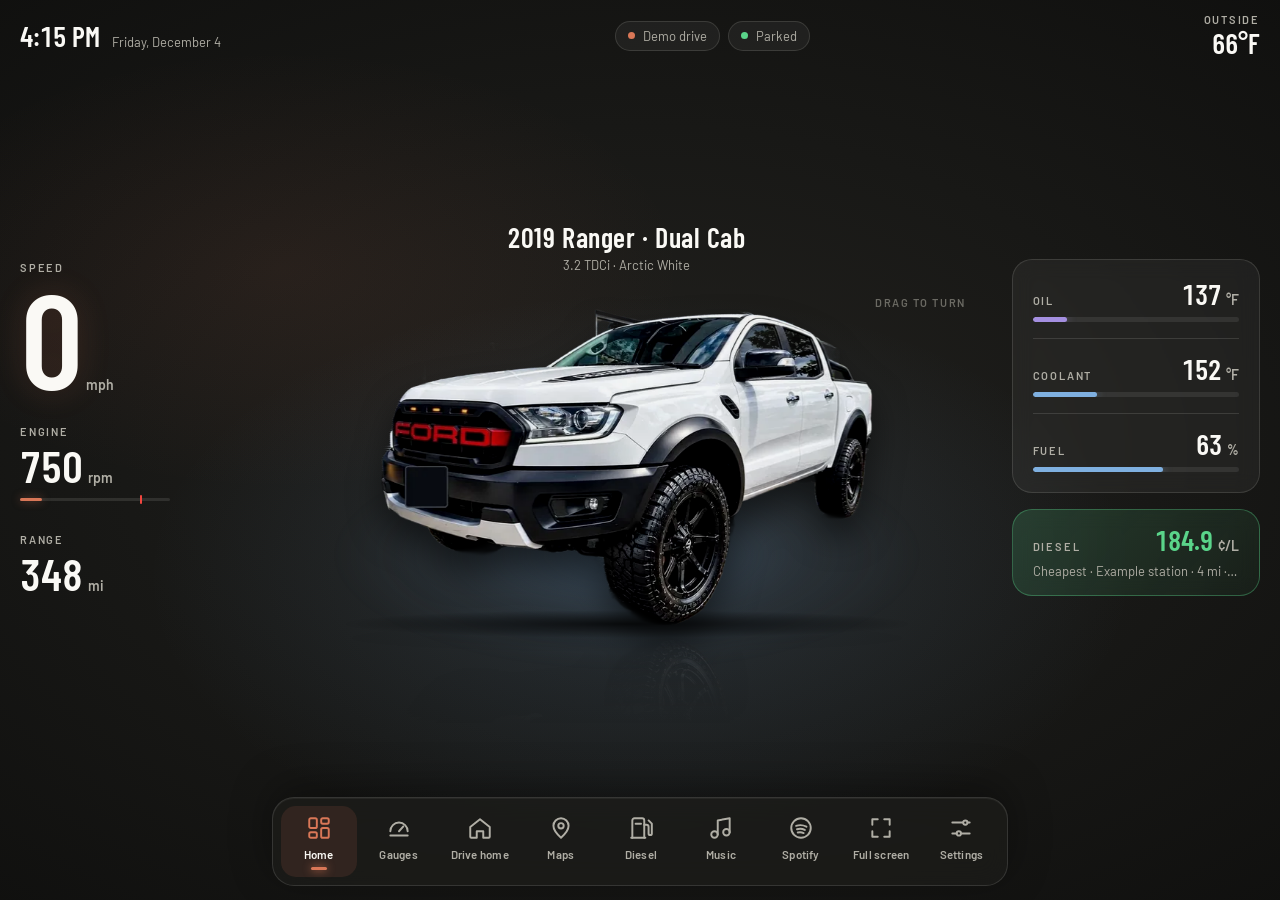
<file: dash/index.html>
<!doctype html><html lang="en-AU"><head><meta charset="utf-8"><meta name="robots" content="noindex, nofollow"><meta name="viewport" content="width=device-width,initial-scale=1,viewport-fit=cover"><style>:root{padding-top:env(safe-area-inset-top);padding-bottom:env(safe-area-inset-bottom)}body{margin:0}[hidden]{display:none!important}</style></head><body>
<title>Cab Dash</title>
<meta name="claude:viewport-fit-sides" content="cover">
<meta name="apple-mobile-web-app-capable" content="yes">
<meta name="apple-mobile-web-app-status-bar-style" content="black-translucent">
<link rel="preconnect" href="https://fonts.googleapis.com">
<link rel="preconnect" href="https://fonts.gstatic.com" crossorigin>
<link rel="stylesheet" href="https://fonts.googleapis.com/css2?family=Barlow:wght@400;500;600&family=Barlow+Condensed:wght@500;600;700&display=swap">
<style>
/* Layout: 8-column bento. Gauge cluster holds the left three columns at full height; flip cards and launch
   tiles fill the rest in mixed sizes. 4 columns under 1000px, 2 under 640px.
   Palette: Anthropic. Night = charcoal #141413 with ivory type; day = ivory #faf9f5 on warm grey #e8e6dc.
   Each colour has one job: clay orange #d97757 = things you tap, the active state and the trim stitching;
   green = the rev dial and the cheapest diesel; blue = fluids and flow (fuel, coolant trend, boost, cold);
   purple = engine oil. Red is danger, amber is caution.
   Materials, all subtle: soft-touch grain, carbon weave behind the cluster, brushed bezel around the rev dial,
   faint gloss on cards, orange stitched seams on the cluster and strip. */
:root{
  --bg:#141413; --panel:#1c1c1a; --raise:#262624; --line:#33322e;
  --fg:#faf9f5; --muted:#b0aea5; --dim:#6b6a63;
  --accent:#d97757; --accent-ink:#141413; --glow:rgba(217,119,87,.11); --glow2:rgba(106,155,204,.09);
  --dial:#5ad48a; --info:#7fb0e0; --oil:#a48fe0; --apps:#a9cdf2; --pa:.15; --leather:.2;
  --ok:#8fb573; --warn:#e2b04f; --crit:#f2463f; --cold:#7fb0e0;
  --sheen:rgba(250,249,245,.045); --hl:rgba(255,255,255,.05); --shade:rgba(0,0,0,.85);
  --weave-a:rgba(250,249,245,.03); --weave-b:rgba(0,0,0,.35); --stitch:rgba(217,119,87,.4);
  --metal-1:#2a2926; --metal-2:#cfccc2; --metal-3:#5d5b55; --face:#111110; --face-hi:#262521; --track:#262624; --pod-glow:1; --pod-sheen:var(--sheen);
  --grain:url("data:image/svg+xml,%3Csvg xmlns='http://www.w3.org/2000/svg' width='180' height='180'%3E%3Cfilter id='n'%3E%3CfeTurbulence type='fractalNoise' baseFrequency='.85' numOctaves='2' stitchTiles='stitch'/%3E%3CfeColorMatrix values='0 0 0 0 1 0 0 0 0 1 0 0 0 0 1 0 0 0 .07 0'/%3E%3C/filter%3E%3Crect width='100%25' height='100%25' filter='url(%23n)'/%3E%3C/svg%3E");
  --f-display:"Barlow Condensed","Arial Narrow","Helvetica Neue",system-ui,sans-serif;
  --f-ui:"Barlow",-apple-system,system-ui,"Segoe UI",sans-serif;
  --r-lg:20px; --r-sm:12px; --gap:12px;
  color-scheme:dark;
}
@media (prefers-color-scheme: light){
  :root:not([data-theme="dark"]){
    --bg:#e8e6dc; --panel:#faf9f5; --raise:#ffffff; --line:#d4d1c5;
    --fg:#141413; --muted:#5c5b55; --dim:#b0aea5;
    --accent:#d97757; --accent-ink:#141413; --glow:rgba(217,119,87,.10); --glow2:rgba(106,155,204,.09);
    --dial:#1f8f4e; --info:#3f74b0; --oil:#6b54c4; --apps:#3d78b8; --pa:.13; --leather:.3;
    --ok:#5f7a45; --warn:#a6760c; --crit:#c92a24; --cold:#3f74b0;
    --sheen:rgba(255,255,255,.7); --hl:rgba(255,255,255,.95); --shade:rgba(60,50,30,.3);
    --weave-a:rgba(20,20,19,.035); --weave-b:rgba(255,255,255,.55); --stitch:rgba(217,119,87,.45);
    --metal-1:#7d796f; --metal-2:#f4f2ec; --metal-3:#a9a59a; --face:#dcd9cf; --face-hi:#dcd9cf; --track:#c9c5ba; --pod-glow:0; --pod-sheen:transparent;
    --grain:url("data:image/svg+xml,%3Csvg xmlns='http://www.w3.org/2000/svg' width='180' height='180'%3E%3Cfilter id='n'%3E%3CfeTurbulence type='fractalNoise' baseFrequency='.85' numOctaves='2' stitchTiles='stitch'/%3E%3CfeColorMatrix values='0 0 0 0 0 0 0 0 0 0 0 0 0 0 0.1 0 0 0 .06 0'/%3E%3C/filter%3E%3Crect width='100%25' height='100%25' filter='url(%23n)'/%3E%3C/svg%3E");
    color-scheme:light;
  }
}
:root[data-theme="light"]{
  --bg:#e8e6dc; --panel:#faf9f5; --raise:#ffffff; --line:#d4d1c5;
    --fg:#141413; --muted:#5c5b55; --dim:#b0aea5;
    --accent:#d97757; --accent-ink:#141413; --glow:rgba(217,119,87,.10); --glow2:rgba(106,155,204,.09);
    --dial:#1f8f4e; --info:#3f74b0; --oil:#6b54c4; --apps:#3d78b8; --pa:.13; --leather:.3;
    --ok:#5f7a45; --warn:#a6760c; --crit:#c92a24; --cold:#3f74b0;
    --sheen:rgba(255,255,255,.7); --hl:rgba(255,255,255,.95); --shade:rgba(60,50,30,.3);
    --weave-a:rgba(20,20,19,.035); --weave-b:rgba(255,255,255,.55); --stitch:rgba(217,119,87,.45);
    --metal-1:#7d796f; --metal-2:#f4f2ec; --metal-3:#a9a59a; --face:#dcd9cf; --face-hi:#dcd9cf; --track:#c9c5ba; --pod-glow:0; --pod-sheen:transparent;
    --grain:url("data:image/svg+xml,%3Csvg xmlns='http://www.w3.org/2000/svg' width='180' height='180'%3E%3Cfilter id='n'%3E%3CfeTurbulence type='fractalNoise' baseFrequency='.85' numOctaves='2' stitchTiles='stitch'/%3E%3CfeColorMatrix values='0 0 0 0 0 0 0 0 0 0 0 0 0 0 0.1 0 0 0 .06 0'/%3E%3C/filter%3E%3Crect width='100%25' height='100%25' filter='url(%23n)'/%3E%3C/svg%3E");
  color-scheme:light;
}

html,body{height:100%}
html{background:var(--bg)}
body{
  background:var(--bg); color:var(--fg); font-family:var(--f-ui); font-size:15px;
  padding-block:12px;
  padding-left:max(16px, env(safe-area-inset-left, 0px));
  padding-right:max(16px, env(safe-area-inset-right, 0px));
  box-sizing:border-box; -webkit-font-smoothing:antialiased;
  -webkit-tap-highlight-color:transparent; overflow-x:hidden;
}
*,*::before,*::after{box-sizing:border-box}
button,input,select{font:inherit;color:inherit}
button{cursor:pointer}
:focus-visible{outline:2px solid var(--accent);outline-offset:2px}

.app{position:relative;z-index:1;min-height:100%;display:grid;grid-template-rows:auto 1fr auto;gap:var(--gap)}
.lbl{font-size:12px;font-weight:600;letter-spacing:.14em;text-transform:uppercase;color:var(--muted)}
.num{font-family:var(--f-display);font-variant-numeric:tabular-nums}

/* ---------- header ---------- */
.bar{display:flex;align-items:center;gap:12px;flex-wrap:wrap}
.ident{display:flex;align-items:center;gap:10px;margin-right:6px}
.mark{width:30px;height:30px;border-radius:9px;background:var(--accent);display:grid;place-items:center;color:var(--accent-ink)}
.name{font-family:var(--f-display);font-weight:700;font-size:21px;letter-spacing:.02em;line-height:1}
.sub{font-size:12px;color:var(--muted);margin-top:2px}
.seg{display:flex;background:var(--panel);border:1px solid var(--line);border-radius:999px;padding:3px}
.seg button{border:0;background:transparent;padding:7px 14px;border-radius:999px;font-weight:600;font-size:14px;color:var(--muted);min-height:36px}
.seg button[aria-checked="true"]{background:var(--fg);color:var(--bg)}
.pill{display:inline-flex;align-items:center;gap:8px;padding:7px 12px;border-radius:999px;border:1px solid var(--line);font-size:13px;font-weight:500;color:var(--muted);min-height:36px}
.dot{width:8px;height:8px;border-radius:50%;background:var(--dim);flex:none}
.pill[data-state="live"] .dot{background:var(--ok);box-shadow:0 0 0 4px color-mix(in srgb,var(--ok) 22%,transparent)}
.pill[data-state="wait"] .dot{background:var(--warn);animation:blink 1.1s ease-in-out infinite}
.pill[data-state="err"] .dot{background:var(--crit)}
.pill[data-state="demo"] .dot{background:var(--accent)}
@keyframes blink{50%{opacity:.25}}
.spacer{flex:1}
.ambient{display:flex;flex-direction:column;align-items:flex-end;line-height:1}
.ambient .num{font-size:22px;font-weight:600;margin-top:3px}
.clock{font-family:var(--f-display);font-size:34px;font-weight:600;font-variant-numeric:tabular-nums;line-height:1}
.theme-seg button{display:inline-flex;align-items:center;gap:6px;padding:7px 12px}
.theme-seg svg{width:16px;height:16px;flex:none}
.theme-fade, .theme-fade *{transition:background-color .4s ease,border-color .4s ease,color .4s ease,fill .4s ease,stroke .4s ease!important}
.icon-btn{width:44px;height:44px;border-radius:12px;border:1px solid var(--line);background:var(--panel);display:grid;place-items:center;color:var(--fg)}
.icon-btn svg{width:20px;height:20px}

/* ---------- bento ---------- */
.bento{display:grid;gap:var(--gap);min-height:0;
  grid-template-columns:repeat(8,minmax(0,1fr));
  grid-template-rows:repeat(3,minmax(168px,1fr));
  grid-template-areas:
    "clu clu clu gas gas wx wx cool"
    "clu clu clu fuel home oil oil batt"
    "clu clu clu fuel trip trip maps dock";
}
.a-clu{grid-area:clu}.a-cool{grid-area:cool}.a-fuel{grid-area:fuel}.a-batt{grid-area:batt}.a-trip{grid-area:trip}
.a-home{grid-area:home}.a-maps{grid-area:maps}.a-dock{grid-area:dock}.a-oil{grid-area:oil}.a-gas{grid-area:gas}.a-wx{grid-area:wx}
.panel{background:var(--panel);border:1px solid var(--line);border-radius:var(--r-lg)}

/* cluster with slow caustic light */
.cluster{padding:16px 18px 18px;display:flex;flex-direction:column;align-items:center;justify-content:center;gap:14px;position:relative;overflow:hidden;min-width:0}
.cluster::before{content:"";position:absolute;inset:-30%;pointer-events:none;opacity:var(--pod-glow);
  background:
    radial-gradient(38% 30% at 30% 28%, var(--glow), transparent 70%),
    radial-gradient(34% 26% at 72% 60%, var(--glow2), transparent 70%),
    radial-gradient(26% 22% at 50% 92%, var(--glow), transparent 70%);
  animation:drift 22s ease-in-out infinite alternate}
@keyframes drift{
  0%{transform:translate3d(-4%,-2%,0) rotate(0deg)}
  50%{transform:translate3d(3%,2%,0) rotate(6deg)}
  100%{transform:translate3d(-2%,4%,0) rotate(-4deg)}
}
.gauge{position:relative;container-type:inline-size;width:clamp(220px, min(100%, calc(100dvh - 310px)), 520px);aspect-ratio:1;max-width:100%}
.gauge svg{width:100%;height:100%;display:block;overflow:visible;position:relative;z-index:1}
.g-track{fill:none;stroke:var(--track);stroke-width:14;stroke-linecap:round}
.g-red{fill:none;stroke:var(--crit);stroke-width:3;opacity:.85}
.g-fill{fill:none;stroke:var(--dial);stroke-width:14;stroke-linecap:round;transition:stroke .3s;filter:drop-shadow(0 0 6px color-mix(in srgb,var(--dial) 40%,transparent))}
.g-tip{fill:var(--fg);stroke:var(--panel);stroke-width:3}
.g-tick{stroke:var(--dim);stroke-width:1.5}
.g-tick.major{stroke:var(--muted);stroke-width:2.2}
.g-tick.hot{stroke:var(--crit)}
.g-lab{fill:var(--muted);font-family:var(--f-display);font-size:15px;font-weight:600;text-anchor:middle;dominant-baseline:middle}
.g-cap{fill:var(--dim);font-family:var(--f-ui);font-size:10px;font-weight:600;letter-spacing:.16em;text-anchor:middle}
.shift .g-fill{stroke:var(--crit)}
.readout{position:absolute;inset:0;z-index:2;display:flex;flex-direction:column;align-items:center;justify-content:center;pointer-events:none;padding-bottom:4cqw}
.speed{font-family:var(--f-display);font-weight:600;font-size:30cqw;line-height:.82;font-variant-numeric:tabular-nums;letter-spacing:-.02em}
.unit{font-size:4.2cqw;font-weight:600;letter-spacing:.2em;text-transform:uppercase;color:var(--muted);margin-top:2.4cqw}
.rpmtxt{font-family:var(--f-display);font-size:5cqw;font-weight:500;color:var(--muted);margin-top:3cqw;font-variant-numeric:tabular-nums}
.rpmtxt b{color:var(--fg);font-weight:600}
.bars{width:100%;max-width:520px;display:grid;gap:10px;position:relative}
.barrow{display:grid;grid-template-columns:76px 1fr 84px;align-items:center;gap:12px}
.meter{height:8px;border-radius:99px;background:var(--raise);overflow:hidden;position:relative}
.meter i{position:absolute;inset:0 auto 0 0;width:0;background:var(--fg);border-radius:99px}
.meter.boost i{background:var(--info)}
.barrow .val{font-family:var(--f-display);font-size:20px;font-weight:600;text-align:right;font-variant-numeric:tabular-nums}
.barrow .val small,.big small{font-family:var(--f-ui);font-size:12px;color:var(--muted);font-weight:500;margin-left:3px}

/* ---------- flip cards ---------- */
.flip{position:relative;perspective:1100px;min-width:0;outline:none;cursor:grab;user-select:none;-webkit-user-select:none;touch-action:none}
.flip:focus-visible .face{outline:2px solid var(--accent);outline-offset:2px}
.spin{display:grid;height:100%;transform-style:preserve-3d;transition:transform .75s cubic-bezier(.3,1.32,.48,1);will-change:transform}
.face{grid-area:1/1;backface-visibility:hidden;-webkit-backface-visibility:hidden;background:var(--panel);border:1px solid var(--line);border-radius:var(--r-lg);
  padding:14px 16px 15px;display:flex;flex-direction:column;gap:8px;min-width:0;overflow:hidden}
.back{transform:rotateX(180deg);background:var(--raise)}
.fh{display:flex;align-items:center;justify-content:space-between;gap:8px}
.sdot{width:9px;height:9px;border-radius:50%;background:var(--ok);flex:none}
.pips{position:absolute;right:14px;bottom:12px;display:flex;gap:4px;pointer-events:none;z-index:2}
.pips i{width:5px;height:5px;border-radius:50%;background:var(--dim);transition:background .3s,transform .3s}
.flip[data-face="0"] .pips i:first-child,.flip[data-face="1"] .pips i:last-child{background:var(--accent);transform:scale(1.25)}
.hint{font-size:11.5px;color:var(--dim);display:flex;align-items:center;gap:5px}
.hint svg{width:12px;height:12px}

.big{display:flex;align-items:baseline;gap:5px;margin-top:auto}
.big .num{font-size:clamp(40px,4.8vw,70px);font-weight:600;line-height:.9}
.big .u{font-size:14px;font-weight:600;color:var(--muted)}
.range{height:6px;border-radius:99px;background:var(--raise);position:relative}
.back .range{background:var(--panel)}
.range .band{position:absolute;top:0;bottom:0;border-radius:99px;background:color-mix(in srgb,var(--ok) 30%,transparent)}
.range .mk{position:absolute;top:-4px;width:4px;height:14px;border-radius:2px;background:var(--fg);transform:translateX(-50%);transition:left .6s cubic-bezier(.2,.8,.2,1)}
.vs{font-size:12.5px;color:var(--muted);padding-right:30px}
.flip[data-state="warn"] .front .sdot{background:var(--warn)}
.flip[data-state="warn"] .front .big .num{color:var(--warn)}
.flip[data-state="crit"] .front .sdot{background:var(--crit);animation:blink .8s infinite}
.flip[data-state="crit"] .front .big .num{color:var(--crit)}
.flip[data-state="cold"] .front .sdot{background:var(--cold)}
.flip[data-state="none"] .front .sdot{background:var(--dim)}

.tankwrap{display:grid;grid-template-columns:minmax(0,1fr) 18px;gap:12px;flex:1;min-height:0}
.tankwrap .col{display:flex;flex-direction:column;gap:8px;min-width:0}
.tank{position:relative;margin-bottom:16px;border-radius:9px;background:var(--raise);overflow:hidden;min-height:90px}
/* reserve zone: bottom 10% of the tank runs orange to red (red = empty); always faintly visible in the empty track */
.tank .low{position:absolute;left:0;right:0;bottom:0;height:10%;background:linear-gradient(to top,var(--crit),var(--accent));opacity:.35}
.tank .lvl{position:absolute;left:0;right:0;bottom:0;height:0;--f:.01;background:linear-gradient(to top,var(--crit) 0%,var(--accent) 10%,var(--info) 13.5%,color-mix(in srgb,var(--info) 40%,transparent) 100%) bottom / 100% calc(100% / max(var(--f), .01)) no-repeat;transition:height 1.2s cubic-bezier(.2,.8,.2,1)}
.tank .lvl::after{content:"";position:absolute;left:0;right:0;top:0;height:2px;background:var(--fg);opacity:.7}
.kv{display:grid;grid-template-columns:repeat(auto-fit,minmax(78px,1fr));gap:10px 14px;margin-top:auto}
.kv .num{font-size:clamp(24px,2.4vw,34px);font-weight:600;line-height:1}
.kv .k{font-size:12px;color:var(--muted);margin-top:3px}
.trip-front .big{margin-top:auto}
.trip-front .big .num{font-size:clamp(44px,4.6vw,64px)}
.trip-front .kv{margin-top:6px;grid-template-columns:1fr 1fr}

.spark{position:relative;flex:1;min-height:44px}
.spark svg{position:absolute;inset:0;width:100%;height:100%}
.spark .ln{fill:none;stroke:var(--info);stroke-width:2;vector-effect:non-scaling-stroke;stroke-linejoin:round}
.spark .ar{fill:color-mix(in srgb,var(--info) 16%,transparent);stroke:none}
.spark .gr{stroke:var(--line);stroke-width:1;vector-effect:non-scaling-stroke;stroke-dasharray:2 4}
.spark .end{position:absolute;width:9px;height:9px;border-radius:50%;background:var(--info);box-shadow:0 0 0 4px color-mix(in srgb,var(--info) 25%,transparent);transform:translate(-50%,-50%)}
.spark-meta{display:flex;flex-wrap:wrap;justify-content:space-between;gap:2px 8px;font-size:12px;color:var(--muted);padding-right:30px}

/* oil temperature gauge */
.oilg{position:relative;container-type:inline-size;width:100%;max-width:300px;margin:auto auto 0}
.oilg svg{width:100%;display:block;overflow:visible}
.o-track{fill:none;stroke:var(--raise);stroke-width:13;stroke-linecap:round}
.o-band{fill:none;stroke:color-mix(in srgb,var(--ok) 55%,transparent);stroke-width:4;stroke-linecap:round}
.o-hot{fill:none;stroke:var(--crit);stroke-width:4;stroke-linecap:round}
.o-fill{fill:none;stroke:var(--oil);stroke-width:13;stroke-linecap:round;transition:stroke-dasharray .8s cubic-bezier(.2,.8,.2,1),stroke .3s}
.o-lab{fill:var(--muted);font-family:var(--f-display);font-size:12px;font-weight:600;text-anchor:middle}
.oilg .read{position:absolute;left:0;right:0;bottom:4%;display:flex;justify-content:center;align-items:baseline;gap:3px}
.oilg .read .num{font-size:25cqw;font-weight:600;line-height:.85}
.oilg .read .u{font-size:5.5cqw;font-weight:600;color:var(--muted)}
.flip[data-state="warn"] .o-fill{stroke:var(--warn)}
.flip[data-state="crit"] .o-fill{stroke:var(--crit)}
.flip[data-state="cold"] .o-fill{stroke:var(--cold)}
#cardOil[data-state="cold"] .o-fill{stroke:var(--oil)}   /* oil keeps its purple while warming; the note says it is cold */
#cardOil .lbl{color:color-mix(in srgb,var(--oil) 70%,var(--muted))}
.flip[data-state="warn"] .oilg .num{color:var(--warn)}
.flip[data-state="crit"] .oilg .num{color:var(--crit)}
.svc{height:8px;border-radius:99px;background:var(--panel);overflow:hidden}
.svc i{display:block;height:100%;width:0;background:var(--oil);border-radius:99px;transition:width .6s}
.svc.over i{background:var(--crit)}
.front .svc{background:var(--raise)}
.svc-mini{display:grid;gap:7px;margin-top:4px}
.svc-mini .k{font-size:12.5px;color:var(--muted)}
.svc-mini .num{font-size:19px;font-weight:600}
.svc-mini.over .num{color:var(--crit)}
.oilg{max-width:none!important;margin:auto!important}
#cardOil .back .big{margin-top:10px}
#cardOil .back .kv{margin-top:auto!important}
/* cheapest diesel: the one inverted card on the page, so it reads first after speed */
/* green-tinted glass, same as the home screen's diesel tile: stands out without glaring at night */
.gas .face.front{background-color:var(--panel);color:var(--fg);border-color:color-mix(in srgb,var(--dial) 45%,transparent)}
.gas .price .num{color:var(--dial)}
.gas .tag{display:inline-flex;align-items:center;gap:6px;font-size:10.5px;font-weight:700;letter-spacing:.12em;text-transform:uppercase;padding:4px 9px;border-radius:999px;background:color-mix(in srgb,var(--fg) 10%,transparent);color:var(--muted);white-space:nowrap}
.gas[data-live="true"] .tag{background:var(--dial);color:#10140f}
.gas[data-live="true"] .tag::before{content:"";width:6px;height:6px;border-radius:50%;background:currentColor;animation:blink 1.6s ease-in-out infinite}
.gas .price{display:flex;align-items:baseline;gap:6px;margin-top:auto}
.gas .price .num{font-size:clamp(50px,5.6vw,80px);font-weight:700;line-height:.85;letter-spacing:-.01em}
.gas .price .u{font-size:15px;font-weight:600;opacity:.6}
.gas .where{font-size:14.5px;font-weight:600;white-space:nowrap;overflow:hidden;text-overflow:ellipsis}
.gas .meta{font-size:12px;color:var(--muted);padding-right:30px;white-space:nowrap;overflow:hidden;text-overflow:ellipsis}
.gas .go{display:flex;align-items:center;justify-content:space-between;gap:10px;padding:11px 14px;border-radius:14px;background:var(--dial);color:#10140f;text-decoration:none;min-height:56px;min-width:0}
.gas .go b{display:block;font-size:17px}
.gas .go small{display:block;font-size:12px;opacity:.75;white-space:nowrap;overflow:hidden;text-overflow:ellipsis}
.gas .go span{min-width:0}
.gas .go svg{width:22px;height:22px;flex:none}
.gas .alts{display:grid;gap:2px;padding-right:30px;margin-top:auto}
.gas .alt{display:grid;grid-template-columns:auto minmax(0,1fr) auto;gap:8px;align-items:baseline;color:var(--fg);text-decoration:none;font-size:13px;padding:5px 0;border-top:1px solid var(--line)}
.gas .alt b{font-size:18px;font-family:var(--f-display);font-weight:600}
.gas .alt span{white-space:nowrap;overflow:hidden;text-overflow:ellipsis;color:var(--muted)}
.gas .alt em{font-style:normal;color:var(--muted)}
.dock{display:grid;grid-template-rows:1fr 1fr;padding:6px;min-width:0}
.dock a{display:flex;align-items:center;gap:10px;padding:8px;border-radius:14px;color:var(--fg);text-decoration:none;font-weight:600;font-size:16px;min-width:0}
.dock a:active{background:var(--raise)}
.dock a + a{border-top:1px solid var(--line);border-radius:0 0 14px 14px}
.dock .ic{width:38px;height:38px;border-radius:11px;background:var(--raise);display:grid;place-items:center;flex:none}
.dock .ic svg{width:19px;height:19px}
.grid2{display:grid;grid-template-columns:1fr 1fr;gap:10px}

/* launch tiles */
.launch{display:flex;flex-direction:column;justify-content:space-between;gap:10px;padding:14px;border-radius:var(--r-lg);background:var(--panel);border:1px solid var(--line);color:var(--fg);text-decoration:none;transition:transform .15s ease,background .2s;min-width:0}
.launch:active{transform:scale(.97);background:var(--raise)}
.launch .ic{width:42px;height:42px;border-radius:12px;background:var(--raise);display:grid;place-items:center;flex:none}
.launch .ic svg{width:21px;height:21px}
.launch .t{font-weight:600;font-size:18px;line-height:1.1}
.launch .s{font-size:12.5px;color:var(--muted);margin-top:2px;white-space:nowrap;overflow:hidden;text-overflow:ellipsis}
.launch.primary{background:var(--accent);border-color:transparent;color:var(--accent-ink)}
.launch.primary .ic{background:color-mix(in srgb,var(--accent-ink) 14%,transparent)}
.launch.primary .s{color:color-mix(in srgb,var(--accent-ink) 72%,transparent)}
.launch.primary .t{font-family:var(--f-display);font-size:30px;font-weight:600}

/* footer strip */
.strip{position:relative;display:flex;align-items:center;gap:14px;flex-wrap:wrap;padding:10px 14px;border-radius:var(--r-lg);border:1px solid var(--line);background:var(--panel);min-height:52px}
.chip{display:inline-flex;align-items:center;gap:8px;font-size:12px;font-weight:600;letter-spacing:.12em;text-transform:uppercase;padding:6px 11px;border-radius:999px;background:var(--raise)}
.chip .dot{background:var(--ok)}
[data-moving="true"] .chip .dot{background:var(--accent)}
.alert{flex:1;min-width:200px;font-size:14px}
.alert[data-sev="warn"]{color:var(--warn)}
.alert[data-sev="crit"]{color:var(--crit);font-weight:600}

/* drive lock */
[data-moving="true"] .lockable, [data-moving="true"][data-live="true"] .lockable-live{opacity:.32;pointer-events:none}

/* settings sheet */
.scrim{position:fixed;inset:0;background:rgba(20,20,19,.5);z-index:20}
.sheet{position:fixed;top:0;right:0;bottom:0;width:min(440px,100%);z-index:21;background:var(--panel);border-left:1px solid var(--line);overflow-y:auto;
  padding:calc(20px + env(safe-area-inset-top,0px)) max(22px, env(safe-area-inset-right,0px)) calc(24px + env(safe-area-inset-bottom,0px)) 22px;
  display:flex;flex-direction:column;gap:22px;animation:slide .28s cubic-bezier(.2,.8,.2,1)}
@keyframes slide{from{transform:translateX(24px);opacity:.4}}
.sheet h2{font-family:var(--f-display);font-size:28px;font-weight:600;margin:0}
.sheet h3{font-size:12px;font-weight:600;letter-spacing:.14em;text-transform:uppercase;color:var(--muted);margin:0 0 10px}
.sheet p,.sheet li{font-size:14.5px;line-height:1.5;margin:0}
.sheet ol{margin:0;padding-left:20px;display:grid;gap:8px}
.sheet .muted{color:var(--muted)}
.sheet-head{display:flex;justify-content:space-between;align-items:center}
.field{display:grid;gap:6px}
.field input{width:100%;padding:12px 14px;border-radius:var(--r-sm);border:1px solid var(--line);background:var(--raise);min-height:46px}
.row{display:flex;gap:8px;flex-wrap:wrap}
.btn{padding:11px 16px;border-radius:var(--r-sm);border:1px solid var(--line);background:var(--raise);font-weight:600;min-height:44px}
.btn.solid{background:var(--accent);border-color:transparent;color:var(--accent-ink)}
.btn[aria-pressed="true"]{background:var(--fg);color:var(--bg);border-color:transparent}
.note{padding:12px 14px;border-radius:var(--r-sm);background:var(--raise);font-size:14px;line-height:1.45}
.note[data-sev="err"]{color:var(--crit)}

@media (min-width:1001px) and (min-height:640px){
  /* gauges take two thirds of the height, the app row the last third */
  .app{height:100%;grid-template-rows:auto minmax(0,2fr) minmax(0,1fr) auto}
  .bento{grid-template-rows:repeat(3,minmax(0,1fr))}
  .cluster{container-type:size;padding-block:12px;gap:10px}
  .gauge{width:min(calc(100cqw - 36px), calc(100cqh - 96px), 520px)}
  .face{padding:12px 14px;gap:6px}
  .big .num{font-size:clamp(32px,3.4vw,50px)}
  .gas .price .num{font-size:clamp(38px,4.2vw,58px)}
  .trip-front .big .num{font-size:clamp(32px,3.4vw,48px)}
  .kv .num{font-size:clamp(20px,2vw,28px)}
  .a-cool .vs,.a-batt .vs,.gas .where,.gas .meta{white-space:nowrap;overflow:hidden;text-overflow:ellipsis}
  .launch{padding:12px}
  .launch.primary .t{font-size:24px}
  .launch .ic{width:36px;height:36px}
  .dock a{padding:4px 8px}
  .trip-front .big .num{font-size:clamp(28px,3vw,42px)}
  .trip-front .kv{margin-top:0;gap:4px 14px}
  .trip-front .kv .num{font-size:22px}
  .gas .go{min-height:46px;padding:8px 12px}
  .gas .alt:nth-child(n+2){display:none}
  .a-oil .oilg{max-width:86%}
  .svc-mini{gap:5px;margin-top:0}
  .svc-mini .num{font-size:17px}
  .spark{min-height:28px}
  #cardTrip .back .vs{display:none}
  #cardTrip .kv{grid-template-columns:repeat(3,minmax(0,1fr))}
  #tripReset{padding:0!important}
  .a-oil .front{display:grid;grid-template-columns:auto minmax(0,1fr);grid-template-rows:auto minmax(0,1fr) auto;
    grid-template-areas:"fh fh" "g s" "n n";column-gap:16px;row-gap:4px}
  .a-oil .front > .fh{grid-area:fh}
  .a-oil .front .oilg{grid-area:g;align-self:end;height:100%;width:auto;aspect-ratio:220/140;max-width:150px!important;margin:0!important}
  .a-oil .front .oilg svg{height:100%;width:100%}
  .a-oil .front .svc-mini{grid-area:s;align-self:center}
  .a-oil .front #oilNote{grid-area:n;padding-right:26px;font-size:12px;white-space:nowrap;overflow:hidden;text-overflow:ellipsis}
  .a-oil .front .svc-mini > .fh{flex-direction:column;align-items:flex-start;gap:2px}
  .a-oil .back .vs{white-space:nowrap;overflow:hidden;text-overflow:ellipsis}
  .wx-h{gap:2px}
  .wx-h svg{width:20px;height:20px}
  .wx-h b{font-size:16px}
  .wx-h em{min-height:0;font-size:10px;line-height:1}
  .a-wx .back{gap:4px}
  .wx-h small{font-size:11px}
  .a-oil .back .kv{display:none}
  .a-oil .back .big .num{font-size:clamp(28px,3vw,42px)}
  .gas .go{min-height:40px;padding:6px 12px}
  .gas .go b{font-size:15px}
}

/* ================= home screen =================
   One committed night look (the reference HMI): deep navy glass, cool blue light, white truck.
   It stays dark in Day mode on purpose; the gauges view follows Day / Night / Auto. */
.home{
  --h-ink:#faf9f5; --h-mut:#b0aea5; --h-dim:#6b6a63; --h-glow:#d97757; --h-blue:#7fb0e0; --h-purple:#a48fe0;
  --h-glass:rgba(250,249,245,.05); --h-line:rgba(250,249,245,.12);
  --h-ok:#5ad48a; --h-warn:#e2b04f; --h-crit:#f2463f; --h-cold:#7fb0e0;
  position:fixed;inset:0;z-index:15;display:grid;grid-template-rows:auto minmax(0,1fr) auto;gap:14px;
  padding-block:calc(14px + env(safe-area-inset-top,0px)) calc(14px + env(safe-area-inset-bottom,0px));
  padding-left:max(20px, env(safe-area-inset-left,0px));padding-right:max(20px, env(safe-area-inset-right,0px));
  background:
    radial-gradient(55% 45% at 50% 64%, rgba(106,155,204,.16), transparent 70%),
    radial-gradient(45% 35% at 22% 30%, rgba(217,119,87,.08), transparent 70%),
    radial-gradient(90% 80% at 50% 50%, #22211e 0%, #181816 45%, #0d0d0c 100%);
  color:var(--h-ink);overflow:hidden;color-scheme:dark;font-family:var(--f-ui)
}
body[data-view="gauges"] .home{display:none}
body[data-view="home"] .app{visibility:hidden}
body[data-view="home"]{overflow:hidden}
.home .num{font-family:var(--f-display);font-variant-numeric:tabular-nums;font-weight:600}
.h-lab{font-size:11.5px;font-weight:600;letter-spacing:.16em;text-transform:uppercase;color:var(--h-mut)}
.h-u{font-size:14px;font-weight:600;color:var(--h-mut);margin-left:5px}

.h-top{display:flex;align-items:center;gap:16px;flex-wrap:wrap}
.h-time{display:flex;align-items:baseline;gap:12px}
.h-time .num{font-size:34px;line-height:1}
.h-time span:last-child{font-size:13px;color:var(--h-mut)}
.h-chips{display:flex;gap:8px;flex:1;justify-content:center;flex-wrap:wrap}
.h-chip{display:inline-flex;align-items:center;gap:8px;padding:6px 12px;border-radius:999px;background:var(--h-glass);border:1px solid var(--h-line);font-size:12.5px;color:var(--h-mut)}
.h-chip i{width:7px;height:7px;border-radius:50%;background:var(--h-dim)}
.h-chip[data-state="live"] i{background:var(--h-ok)}
.h-chip[data-state="demo"] i{background:var(--h-glow)}
.h-chip[data-state="wait"] i{background:var(--h-warn)}
.h-chip[data-state="err"] i{background:var(--h-crit)}
#hDrive i{background:var(--h-ok)}
[data-moving="true"] #hDrive i{background:var(--h-glow);box-shadow:0 0 8px var(--h-glow)}
.h-out{display:flex;flex-direction:column;align-items:flex-end;line-height:1;gap:4px}
.h-out .num{font-size:24px}

.h-main{display:grid;grid-template-columns:minmax(0,.9fr) minmax(0,2.6fr) minmax(0,1fr);align-items:center;gap:24px;min-height:0}
.h-read{display:grid;gap:22px;align-content:center}
.h-stat{display:grid;gap:6px}
.h-stat .num{font-size:clamp(34px,3.6vw,52px);line-height:.9}
.h-big .num{font-size:clamp(76px,9.5vw,148px);line-height:.82;letter-spacing:-.02em;text-shadow:0 0 28px rgba(217,119,87,.22)}

.h-stage{position:relative;display:grid;justify-items:center;align-content:center;gap:10px;min-width:0;height:100%}
.h-stage::before{content:"";position:absolute;left:8%;right:8%;bottom:16%;height:32%;border-radius:50%;
  background:radial-gradient(closest-side, rgba(106,155,204,.26), rgba(106,155,204,.06) 60%, transparent);filter:blur(6px);pointer-events:none}
.h-name{text-align:center;display:grid;gap:3px;position:relative}
.h-name > span:first-child{font-family:var(--f-display);font-size:22px;font-weight:600;letter-spacing:.04em}
.h-sub{font-size:12.5px;color:var(--h-mut)}
.truck{width:100%;max-width:760px;height:auto;position:relative;
  -webkit-box-reflect:below -14px linear-gradient(transparent 62%, rgba(255,255,255,.16));
  animation:roll-in .9s cubic-bezier(.2,.8,.2,1) both}
@keyframes roll-in{from{transform:translateX(-5%);opacity:.5}}
.truck .sweep{animation:sweep 9s ease-in-out infinite 1.2s}
@keyframes sweep{0%{transform:translateX(0) skewX(-18deg)}35%,100%{transform:translateX(1100px) skewX(-18deg)}}

.h-side{display:grid;gap:12px;align-content:center;min-width:0}
.h-tile{display:grid;gap:9px;padding:13px 15px;border-radius:16px;background:var(--h-glass);border:1px solid var(--h-line);color:var(--h-ink);text-decoration:none;
  -webkit-backdrop-filter:blur(10px);backdrop-filter:blur(10px)}
.h-row{display:flex;justify-content:space-between;align-items:baseline;gap:8px}
.h-tile .num{font-size:28px;line-height:1}
.h-bar{height:5px;border-radius:99px;background:rgba(250,249,245,.08);overflow:hidden}
.h-bar i{display:block;height:100%;width:0;border-radius:99px;background:var(--bar, var(--h-glow));box-shadow:0 0 10px color-mix(in srgb, var(--bar, var(--h-glow)) 55%, transparent);transition:width .8s cubic-bezier(.2,.8,.2,1)}
.h-tile[data-state="warn"] .h-bar i{background:var(--h-warn);box-shadow:none}
.h-tile[data-state="warn"] .num{color:var(--h-warn)}
.h-tile[data-state="crit"] .h-bar i{background:var(--h-crit);box-shadow:none}
.h-tile[data-state="crit"] .num{color:var(--h-crit)}
.h-tile[data-state="cold"] .h-bar i{background:var(--h-cold)}
#hOil{--bar:var(--h-purple)} #hCool,#hFuel{--bar:var(--h-blue)}
#hOil[data-state="cold"] .h-bar i{background:var(--h-purple)}
.h-diesel{background:linear-gradient(135deg, rgba(90,212,138,.18), rgba(90,212,138,.05));border-color:rgba(90,212,138,.35)}
.h-diesel .num{color:var(--h-ok)}
.h-dsub{font-size:12.5px;color:var(--h-mut);white-space:nowrap;overflow:hidden;text-overflow:ellipsis}

.h-dock{display:flex;justify-content:center;gap:6px;padding:8px;border-radius:22px;background:rgba(28,28,26,.8);border:1px solid var(--h-line);
  -webkit-backdrop-filter:blur(14px);backdrop-filter:blur(14px);box-shadow:0 -10px 40px rgba(0,0,0,.35), inset 0 1px 0 rgba(255,255,255,.05);
  overflow-x:auto;scrollbar-width:none;justify-self:center;max-width:100%}
.h-dock::-webkit-scrollbar{display:none}
.h-app{display:grid;justify-items:center;gap:5px;min-width:78px;padding:9px 10px 7px;border-radius:15px;border:0;background:transparent;
  color:var(--h-mut);text-decoration:none;font:600 11.5px var(--f-ui);letter-spacing:.02em;flex:none;transition:background .2s,color .2s,transform .15s}
.h-app svg{width:26px;height:26px}
.h-app:hover,.h-app:focus-visible{color:var(--h-ink);background:rgba(250,249,245,.07)}
.h-app:active{transform:scale(.94)}
.h-app.is-on{color:var(--h-ink)}
.h-app.is-on svg{color:var(--h-glow)}

@media (max-width:820px){
  .home{overflow-y:auto;grid-template-rows:auto auto auto}
  .h-main{grid-template-columns:minmax(0,1fr)}
  .h-stage{order:-1;height:auto}
  .h-read{grid-template-columns:repeat(3,minmax(0,1fr));gap:12px}
  .h-big .num{font-size:clamp(48px,14vw,76px)}
  .h-side{grid-template-columns:repeat(2,minmax(0,1fr))}
  .h-dock{justify-self:stretch;justify-content:flex-start}
  .h-out{display:none}
  .h-chips{justify-content:flex-end}
}

/* photo turntable: three cut-out views of the truck, blended as it turns */
.turntable{position:relative;width:100%;max-width:880px;aspect-ratio:960/470;touch-action:pan-y;cursor:grab;user-select:none;-webkit-user-select:none;
  -webkit-box-reflect:below -6px linear-gradient(transparent 72%, rgba(255,255,255,.13));animation:roll-in .9s cubic-bezier(.2,.8,.2,1) both}
.turntable.dragging{cursor:grabbing}
.tt-frame{position:absolute;inset:0;width:100%;height:100%;object-fit:contain;object-position:50% 100%;opacity:0;pointer-events:none;-webkit-user-drag:none;
  will-change:transform,opacity,filter}
.tt-shadow{position:absolute;left:10%;right:10%;bottom:-1%;height:8%;border-radius:50%;background:radial-gradient(closest-side, rgba(0,0,0,.75), transparent)}
.tt-hint{position:absolute;right:2%;top:2%;font-size:11px;font-weight:600;letter-spacing:.14em;text-transform:uppercase;color:var(--h-dim);transition:opacity .6s}
.tt-hint.gone{opacity:0}
@media (prefers-reduced-motion:reduce){ .truck,.truck .sweep,.turntable{animation:none} }
/* home: elevation pass. Spacing on an 8px rhythm; type limited to 11 / 13 / 28 / 44 / hero. */
.home{gap:16px}
.h-time .num{font-size:28px}
.h-time span:last-child,.h-sub,.h-dsub,.h-chip{font-size:13px}
.h-lab{font-size:11px}
.h-out .num{font-size:28px}
.h-main{grid-template-columns:minmax(0,.85fr) minmax(0,2.7fr) minmax(0,.95fr);gap:32px;align-items:center}
.h-read{gap:32px}
.h-stat{gap:8px}
.h-stat .num{font-size:44px}
.h-big .num{font-size:clamp(88px,10.5vw,144px);text-shadow:0 0 32px rgba(217,119,87,.2)}
.h-mini{position:relative;width:min(150px,100%);height:3px;border-radius:2px;background:rgba(250,249,245,.1);margin-top:4px}
.h-mini i{position:absolute;inset:0 auto 0 0;width:0;border-radius:2px;background:var(--h-glow);box-shadow:0 0 8px rgba(217,119,87,.55)}
.h-mini b{position:absolute;top:-3px;width:2px;height:9px;border-radius:1px;background:var(--h-crit)}
.h-mini.hot i{background:var(--h-crit);box-shadow:none}
.h-stage{gap:16px}
.h-name > span:first-child{font-size:28px;letter-spacing:.02em}
.truck{max-width:840px}
.h-side{gap:16px}
.h-panel{border-radius:20px;background:var(--h-glass);border:1px solid var(--h-line);padding:4px 20px;
  -webkit-backdrop-filter:blur(10px);backdrop-filter:blur(10px)}
.h-panel .h-tile{background:none;border:0;border-radius:0;padding:16px 0;-webkit-backdrop-filter:none;backdrop-filter:none}
.h-panel .h-tile + .h-tile{border-top:1px solid var(--h-line)}
.h-tile .num{font-size:28px}
.h-diesel{padding:16px 20px;border-radius:20px}
.h-dock{gap:4px;padding:8px}
.h-app{min-width:76px;gap:6px}
.h-app.is-on{background:rgba(217,119,87,.12)}
.h-app.is-on::after{content:"";width:16px;height:3px;border-radius:2px;background:var(--h-glow);box-shadow:0 0 8px var(--h-glow)}
.h-app:not(.is-on)::after{content:"";height:3px}
@media (max-width:820px){
  .home{display:flex;flex-direction:column;gap:24px}
  .home > *{flex:none}
  .h-main{min-height:auto}
  .h-main{grid-template-columns:minmax(0,1fr);gap:24px}
  .h-read{grid-template-columns:repeat(3,minmax(0,1fr));gap:16px}
  .h-stat .num{font-size:32px}
  .h-big .num{font-size:clamp(52px,14vw,76px)}
  .h-side{grid-template-columns:minmax(0,1fr)}
  .h-app{min-width:72px}
}



/* ---------- materials ---------- */
.panel, .face, .launch, .strip, .seg, .icon-btn, .pill, .chip, .sheet{
  background-image:linear-gradient(180deg, var(--sheen), transparent 42%), var(--grain);
  box-shadow:inset 0 1px 0 var(--hl), 0 14px 30px -22px var(--shade);
}
.launch.primary{background-image:linear-gradient(180deg, rgba(255,255,255,.18), transparent 50%), var(--grain)}
.gas .face.front{background-image:linear-gradient(135deg, color-mix(in srgb,var(--dial) 22%,transparent), color-mix(in srgb,var(--dial) 5%,transparent) 70%), var(--grain)}
.cluster{
  background-image:
    radial-gradient(120% 70% at 50% 0%, var(--pod-sheen), transparent 60%),
    repeating-linear-gradient(45deg, var(--weave-a) 0 2px, transparent 2px 4px),
    repeating-linear-gradient(-45deg, var(--weave-b) 0 2px, transparent 2px 4px),
    var(--grain);
}
/* stitched seams, like a trimmed dash */
.cluster::after, .strip::before{content:"";position:absolute;left:18px;right:18px;top:7px;border-top:1.5px dashed var(--stitch);pointer-events:none}
.strip::before{top:auto;bottom:6px}
/* rev dial pod: brushed-metal bezel around a recessed, grained face */
.bezel{position:absolute;inset:0;border-radius:50%;
  background:conic-gradient(from 200deg, var(--metal-1), var(--metal-2) 7%, var(--metal-3) 16%, var(--metal-1) 27%, var(--metal-2) 41%, var(--metal-3) 54%, var(--metal-1) 66%, var(--metal-2) 82%, var(--metal-3) 92%, var(--metal-1));
  box-shadow:0 22px 44px -24px var(--shade), inset 0 0 0 1px var(--hl)}
.bezel::after{content:"";position:absolute;inset:1.8%;border-radius:50%;
  background:var(--grain), radial-gradient(circle at 50% 28%, var(--face-hi), var(--face) 72%);
  box-shadow:inset 0 8px 22px rgba(0,0,0,.5), inset 0 -1px 0 var(--hl)}
.g-tick.minor{stroke:var(--dim);stroke-width:1;opacity:.55}
.g-lab{filter:drop-shadow(0 0 4px var(--glow))}



/* ---------- Gold Coast maps card ---------- */
.launch.gc{position:relative;overflow:hidden;color:#faf9f5;border-color:transparent;background-color:#1e2433}
.gc-art{position:absolute;inset:0;width:100%;height:100%;z-index:0}
.launch.gc::after{content:"";position:absolute;inset:0;z-index:0;background:linear-gradient(180deg, rgba(20,20,19,0) 35%, rgba(20,20,19,.72));pointer-events:none}
.launch.gc > span{position:relative;z-index:1}
.launch.gc .ic{background:rgba(20,20,19,.45);-webkit-backdrop-filter:blur(6px);backdrop-filter:blur(6px);color:#faf9f5}
.launch.gc .s{color:rgba(250,249,245,.78)}
.launch.gc .t{text-shadow:0 1px 8px rgba(0,0,0,.5)}

/* ---------- weather card: sky follows the conditions, like a weather app ---------- */
.wx .face.front{color:#fff;border-color:transparent;justify-content:space-between;
  background-image:linear-gradient(180deg, rgba(255,255,255,.12), transparent 45%), var(--sky), var(--grain)}
.wx[data-sky="day-clear"]  {--sky:linear-gradient(180deg,#2f6db5 0%,#6ea6dc 100%)}
.wx[data-sky="day-cloud"]  {--sky:linear-gradient(180deg,#56687f 0%,#93a3b6 100%)}
.wx[data-sky="rain"]       {--sky:linear-gradient(180deg,#38465a 0%,#64748a 100%)}
.wx[data-sky="storm"]      {--sky:linear-gradient(180deg,#262a39 0%,#4b4a63 100%)}
.wx[data-sky="night-clear"]{--sky:linear-gradient(180deg,#0b1730 0%,#22365a 100%)}
.wx[data-sky="night-cloud"]{--sky:linear-gradient(180deg,#1b212d 0%,#3a4354 100%)}
.wx-top,.wx-sub{display:flex;justify-content:space-between;align-items:center;gap:8px}
.wx-place{font-size:14px;font-weight:600;letter-spacing:.01em}
.wx .tag{background:rgba(255,255,255,.18);color:rgba(255,255,255,.85)}
.wx-main{display:flex;align-items:center;justify-content:space-between;gap:8px}
.wx-temp{font-size:clamp(42px,4.6vw,64px);font-weight:500;line-height:.9;letter-spacing:-.02em}
.wx-ic svg{width:clamp(36px,3.8vw,52px);height:auto;display:block;filter:drop-shadow(0 2px 6px rgba(0,0,0,.25))}
.wx-sub{font-size:13px;font-weight:500;color:rgba(255,255,255,.88);padding-right:26px}
.wx-sub span:first-child{white-space:nowrap;overflow:hidden;text-overflow:ellipsis}
.wx-sub span:last-child{white-space:nowrap}
.wx-rain{font-size:12px;color:var(--muted)}
.wx-hours{display:grid;grid-template-columns:repeat(6,minmax(0,1fr));gap:4px;margin-top:auto;padding-right:22px}
.wx-h{display:grid;justify-items:center;gap:4px}
.wx-h small{font-size:11.5px;color:var(--muted);font-weight:600}
.wx-h svg{width:22px;height:22px;color:var(--info)}
.wx-h b{font-family:var(--f-display);font-size:18px;font-weight:600}
.wx-h em{font-style:normal;font-size:10.5px;color:var(--info);min-height:12px}


/* ---------- background pulses: wide soft bands of light drifting behind the gauges, one palette tint at a time ---------- */
.aurora{position:fixed;inset:0;z-index:0;overflow:hidden;pointer-events:none}
.aurora i{position:absolute;left:50%;top:50%;width:110vmax;height:34vmax;border-radius:50%;opacity:0;
  background:radial-gradient(closest-side, var(--c), transparent);animation:pulse var(--d) ease-in-out infinite var(--delay);will-change:transform,opacity}
.aurora i:nth-child(1){--c:rgba(217,119,87,var(--pa)); --d:24s;--delay:0s;  --r:-14deg}
.aurora i:nth-child(2){--c:rgba(106,155,204,var(--pa));--d:28s;--delay:-7s; --r:9deg}
.aurora i:nth-child(3){--c:rgba(90,212,138,var(--pa)); --d:26s;--delay:-13s;--r:-5deg}
.aurora i:nth-child(4){--c:rgba(164,143,224,var(--pa));--d:30s;--delay:-20s;--r:16deg}
@keyframes pulse{
  0%  {opacity:0;  transform:translate(-95%,-5%)  rotate(var(--r)) scaleY(.55)}
  30% {opacity:1}
  50% {opacity:.75;transform:translate(-50%,-62%) rotate(calc(var(--r) * -1)) scaleY(1)}
  70% {opacity:1}
  100%{opacity:0;  transform:translate(-5%,-30%)  rotate(var(--r)) scaleY(.55)}
}
@media (prefers-reduced-motion:reduce){
  .aurora i{animation:none;opacity:.6;transform:translate(-50%,-50%) rotate(var(--r))}
  .aurora i:nth-child(2),.aurora i:nth-child(4){display:none}
}
body[data-view="home"] .aurora{display:none}
/* panels become faintly translucent so the pulses read through them, like tinted glass */
.panel, .face:not(.back), .strip, .launch:not(.primary):not(.gc){background-color:color-mix(in srgb, var(--panel) 84%, transparent)}
.face.back{background-color:color-mix(in srgb, var(--raise) 92%, transparent)}


/* app row: pebble-grain leather with a stitched edge, like a trimmed dash pad */
.apps{position:relative;isolation:isolate;overflow:hidden}
.apps::before{content:"";position:absolute;inset:0;z-index:-1;border-radius:inherit;pointer-events:none;
  background-image:url("data:image/svg+xml,%3Csvg xmlns='http://www.w3.org/2000/svg' width='260' height='260'%3E%3Cfilter id='l' x='0' y='0' width='100%25' height='100%25'%3E%3CfeTurbulence type='fractalNoise' baseFrequency='.16' numOctaves='3' seed='11' stitchTiles='stitch' result='n'/%3E%3CfeDiffuseLighting in='n' surfaceScale='2.2' lighting-color='%23ffffff' diffuseConstant='1.05'%3E%3CfeDistantLight azimuth='235' elevation='52'/%3E%3C/feDiffuseLighting%3E%3C/filter%3E%3Crect width='100%25' height='100%25' filter='url(%23l)'/%3E%3C/svg%3E");background-size:260px 260px;mix-blend-mode:overlay;opacity:var(--leather)}
.apps::after{content:"";position:absolute;inset:7px;z-index:-1;border-radius:calc(var(--r-lg) - 6px);pointer-events:none;
  border:1.5px dashed var(--stitch);box-shadow:0 0 0 1px color-mix(in srgb, var(--shade) 25%, transparent) inset}
/* ---------- app row: brand marks in light blue, evenly spaced, generous air ---------- */
.apps{display:grid;grid-template-columns:repeat(9,minmax(0,1fr));align-items:center;justify-items:center;gap:8px;
  padding-block:clamp(14px,2.6vh,28px);padding-inline:clamp(16px,3vw,44px);min-height:0}
.app-link{display:grid;justify-items:center;gap:10px;padding:10px 6px;border:0;background:none;border-radius:20px;
  color:var(--apps);text-decoration:none;font:inherit;min-width:0;width:100%;max-width:120px;transition:transform .15s ease}
.app-ic{width:clamp(52px,6.2vw,76px);aspect-ratio:1;border-radius:24%;display:grid;place-items:center;
  background:color-mix(in srgb,var(--apps) 9%,var(--raise));border:1px solid color-mix(in srgb,var(--apps) 22%,transparent);
  box-shadow:inset 0 1px 0 var(--hl), 0 12px 24px -18px var(--shade);transition:background .2s,border-color .2s,box-shadow .2s}
.app-ic svg{width:44%;height:44%}
.app-name{font-size:12.5px;font-weight:600;letter-spacing:.02em;color:var(--muted);white-space:nowrap}
.app-link:hover .app-ic,.app-link:focus-visible .app-ic{background:color-mix(in srgb,var(--apps) 16%,var(--raise));border-color:color-mix(in srgb,var(--apps) 45%,transparent);
  box-shadow:inset 0 1px 0 var(--hl), 0 0 0 4px color-mix(in srgb,var(--apps) 10%,transparent)}
.app-link:active{transform:scale(.94)}
.app-link:focus-visible{outline:none}
.toast{position:fixed;left:50%;bottom:calc(84px + env(safe-area-inset-bottom,0px));transform:translateX(-50%);z-index:30;
  max-width:min(520px,calc(100% - 32px));padding:12px 18px;border-radius:14px;background:var(--fg);color:var(--bg);font-size:14px;line-height:1.4;
  box-shadow:0 16px 40px -12px var(--shade);animation:toast-in .25s cubic-bezier(.2,.8,.2,1)}
@keyframes toast-in{from{opacity:0;transform:translate(-50%,8px)}}
@media (max-width:1000px){ .apps{grid-template-columns:repeat(5,minmax(0,1fr));row-gap:16px} }
@media (max-width:640px){ .apps{grid-template-columns:repeat(3,minmax(0,1fr))} }

@media (max-width:1000px){
  .bento{grid-template-columns:repeat(4,minmax(0,1fr));grid-template-rows:auto;grid-auto-rows:minmax(160px,auto);
    grid-template-areas:
      "clu clu clu clu"
      "gas gas wx wx"
      "oil oil cool batt"
      "oil oil fuel fuel"
      "trip trip home maps"
      "dock dock dock dock";}
  .gauge{width:min(100%,440px)}
}
@media (max-width:640px){
  .bento{grid-template-columns:repeat(2,minmax(0,1fr));
    grid-template-areas:"clu clu" "gas gas" "wx wx" "oil oil" "cool batt" "fuel fuel" "trip trip" "home maps" "dock dock";}
  .flip{touch-action:pan-y}
  .clock{font-size:28px}
  .theme-seg span{display:none}
  .theme-seg button{padding:7px 10px}
  .ambient{display:none}
  .barrow{grid-template-columns:64px 1fr 76px}
}
@media (prefers-reduced-motion:reduce){
  *{animation:none!important;transition:none!important}
}
</style>

<div class="aurora" aria-hidden="true"><i></i><i></i><i></i><i></i></div>
<div class="app" id="app" data-moving="false" data-live="false">
  <header class="bar">
    <div class="ident">
      <span class="mark" aria-hidden="true"><svg width="18" height="18" viewBox="0 0 24 24" fill="none" stroke="currentColor" stroke-width="2.4" stroke-linecap="round"><path d="M4 16a8 8 0 1 1 16 0"/><path d="M12 16l4.5-5"/></svg></span>
      <div><div class="name">Cab Dash</div><div class="sub" id="subline">2019 Ranger · 3.2 TDCi</div></div>
    </div>
    <div class="seg lockable-live" role="radiogroup" aria-label="Data source">
      <button type="button" role="radio" data-src="demo" aria-checked="true">Demo</button>
      <button type="button" role="radio" data-src="gps" aria-checked="false">GPS</button>
      <button type="button" role="radio" data-src="obd" aria-checked="false">OBD</button>
    </div>
    <div class="pill" id="status" data-state="demo"><span class="dot"></span><span id="statusText">Demo drive</span></div>
    <div class="spacer"></div>
    <div class="ambient"><span class="lbl">Outside</span><span class="num" id="ambient">—</span></div>
    <div class="clock" id="clock">--:--</div>
    <div class="seg theme-seg" role="radiogroup" aria-label="Display">
      <button type="button" role="radio" data-theme-set="light" aria-checked="false" aria-label="Day display">
        <svg viewBox="0 0 24 24" fill="none" stroke="currentColor" stroke-width="2" stroke-linecap="round"><circle cx="12" cy="12" r="4"/><path d="M12 2v2M12 20v2M4.9 4.9l1.4 1.4M17.7 17.7l1.4 1.4M2 12h2M20 12h2M4.9 19.1l1.4-1.4M17.7 6.3l1.4-1.4"/></svg><span>Day</span>
      </button>
      <button type="button" role="radio" data-theme-set="dark" aria-checked="false" aria-label="Night display">
        <svg viewBox="0 0 24 24" fill="none" stroke="currentColor" stroke-width="2" stroke-linejoin="round"><path d="M20 14.5A8 8 0 0 1 9.5 4a8 8 0 1 0 10.5 10.5z"/></svg><span>Night</span>
      </button>
      <button type="button" role="radio" data-theme-set="auto" aria-checked="false" aria-label="Follow the iPad's appearance">
        <svg viewBox="0 0 24 24" fill="none" stroke="currentColor" stroke-width="2"><circle cx="12" cy="12" r="8"/><path d="M12 4a8 8 0 0 1 0 16z" fill="currentColor"/></svg><span>Auto</span>
      </button>
    </div>
    <a class="icon-btn" href="#home" id="homeBtn" aria-label="Home screen"><svg viewBox="0 0 24 24" fill="none" stroke="currentColor" stroke-width="2" stroke-linejoin="round"><path d="M3 11l9-7 9 7v9a1 1 0 0 1-1 1h-5v-6H9v6H4a1 1 0 0 1-1-1z"/></svg></a>
    <button type="button" class="icon-btn" id="fsBtn" aria-label="Full screen" aria-pressed="false">
      <svg id="fsIn" viewBox="0 0 24 24" fill="none" stroke="currentColor" stroke-width="2" stroke-linecap="round" stroke-linejoin="round"><path d="M4 9V4h5M20 9V4h-5M4 15v5h5M20 15v5h-5"/></svg>
      <svg id="fsOut" hidden viewBox="0 0 24 24" fill="none" stroke="currentColor" stroke-width="2" stroke-linecap="round" stroke-linejoin="round"><path d="M9 4v5H4M15 4v5h5M9 20v-5H4M15 20v-5h5"/></svg>
    </button>
    <button type="button" class="icon-btn lockable" id="setBtn" aria-label="Settings and connection">
      <svg viewBox="0 0 24 24" fill="none" stroke="currentColor" stroke-width="2" stroke-linecap="round"><path d="M4 7h10M18 7h2M4 17h4M12 17h8"/><circle cx="16" cy="7" r="2"/><circle cx="10" cy="17" r="2"/></svg>
    </button>
  </header>

  <main class="bento">
    <!-- cluster: never flips; speed is always on screen -->
    <section class="panel cluster a-clu" aria-label="Speed and engine">
      <div class="gauge" id="gauge">
        <div class="bezel" aria-hidden="true"></div>
        <svg viewBox="-14 -14 328 328" aria-hidden="true">
          <g id="ticks"></g>
          <path class="g-track" id="gTrack"></path>
          <path class="g-red" id="gRed"></path>
          <path class="g-fill" id="gFill" pathLength="1000" stroke-dasharray="0 1000"></path>
          <circle class="g-tip" id="gTip" r="6" cx="150" cy="150"></circle>
          <text class="g-cap" x="150" y="272">RPM × 1000</text>
        </svg>
        <div class="readout">
          <div class="speed" id="speed">0</div>
          <div class="unit" id="speedUnit">km/h</div>
          <div class="rpmtxt"><b id="rpm">0</b> rpm</div>
        </div>
      </div>
      <div class="bars">
        <div class="barrow"><span class="lbl">Boost</span><div class="meter boost"><i id="boostBar"></i></div><span class="val" id="boost">—</span></div>
        <div class="barrow"><span class="lbl">Throttle</span><div class="meter"><i id="thrBar"></i></div><span class="val" id="thr">—</span></div>
      </div>
    </section>

    <!-- cheapest diesel nearby -->
    <div class="flip gas a-gas" id="cardGas" data-face="0" data-state="ok" data-live="false" tabindex="0" role="button" aria-label="Cheapest diesel nearby. Flick or tap for Google Maps directions.">
      <div class="spin">
        <div class="face front">
          <div class="fh"><span class="lbl">Cheapest diesel</span><span class="tag" id="gasTag">Example</span></div>
          <div class="price"><span class="num" id="gasPrice">—</span><span class="u" id="gasU">¢/L</span></div>
          <div class="where" id="gasWhere"></div>
          <div class="meta" id="gasMeta"></div>
        </div>
        <div class="face back">
          <div class="fh"><span class="lbl">Directions</span></div>
          <a class="go" id="gasGo" href="https://www.google.com/maps/search/diesel+near+me" target="_blank" rel="noopener">
            <span><b>Drive there</b><small id="gasGoSub">Google Maps</small></span>
            <svg viewBox="0 0 24 24" fill="none" stroke="currentColor" stroke-width="2.2" stroke-linecap="round" stroke-linejoin="round"><path d="M5 12h14M13 6l6 6-6 6"/></svg>
          </a>
          <div class="alts" id="gasAlts"></div>
        </div>
      </div>
      <span class="pips" aria-hidden="true"><i></i><i></i></span>
    </div>

    <!-- weather -->
    <div class="flip wx a-wx" id="cardWx" data-face="0" data-state="ok" data-sky="day-clear" tabindex="0" role="button" aria-label="Weather. Flick or tap for the next six hours.">
      <div class="spin">
        <div class="face front">
          <div class="wx-top"><span class="wx-place" id="wxPlace">Gold Coast</span><span class="tag" id="wxTag">Example</span></div>
          <div class="wx-main"><span class="num wx-temp" id="wxTemp">—</span><span class="wx-ic" id="wxIcon"></span></div>
          <div class="wx-sub"><span id="wxCond">Loading forecast…</span><span id="wxHL"></span></div>
        </div>
        <div class="face back">
          <div class="fh"><span class="lbl">Next 6 hours</span><span class="wx-rain" id="wxRain"></span></div>
          <div class="wx-hours" id="wxHours"></div>
        </div>
      </div>
      <span class="pips" aria-hidden="true"><i></i><i></i></span>
    </div>

    <!-- engine oil -->
    <div class="flip a-oil" id="cardOil" data-face="0" data-state="none" tabindex="0" role="button" aria-label="Engine oil. Flick or tap for oil change.">
      <div class="spin">
        <div class="face front">
          <div class="fh"><span class="lbl">Engine oil</span><span class="sdot"></span></div>
          <div class="svc-mini">
            <div class="fh"><span class="k">Next oil change</span><span class="num" id="svcMini">Not set</span></div>
            <div class="svc"><i id="svcFillMini"></i></div>
          </div>
          <div class="oilg">
            <svg viewBox="-10 -10 220 140" aria-hidden="true">
              <path class="o-track" id="oTrack"></path>
              <path class="o-band" id="oBand"></path>
              <path class="o-hot" id="oHot"></path>
              <path class="o-fill" id="oFill" pathLength="1000" stroke-dasharray="0 1000"></path>
              <text class="o-lab" id="oMin" x="18" y="126">40°</text>
              <text class="o-lab" id="oMax" x="182" y="126">150°</text>
            </svg>
            <div class="read"><span class="num" id="oilV">—</span><span class="u" data-tu></span></div>
          </div>
          <div class="vs" id="oilNote">—</div>
        </div>
        <div class="face back">
          <div class="fh"><span class="lbl">Oil change</span></div>
          <div class="big"><span class="num" id="svcV">—</span><span class="u" id="svcU"></span></div>
          <div class="svc" id="svcBar"><i id="svcFill"></i></div>
          <div class="vs" id="svcNote">Add your last oil change in settings to track the next one.</div>
          <div class="kv" style="grid-template-columns:1fr 1fr;margin-top:4px">
            <div><div class="num" id="svcDays">—</div><div class="k" id="svcDaysK">days left</div></div>
            <div><div class="num" id="svcOdo">—</div><div class="k" id="svcOdoK">odometer</div></div>
          </div>
        </div>
      </div>
      <span class="pips" aria-hidden="true"><i></i><i></i></span>
    </div>

    <!-- coolant -->
    <div class="flip a-cool" id="cardCool" data-face="0" data-state="none" tabindex="0" role="button" aria-label="Coolant. Flick or tap for trend.">
      <div class="spin">
        <div class="face front">
          <div class="fh"><span class="lbl">Coolant</span><span class="sdot"></span></div>
          <div class="big"><span class="num" id="coolV">—</span><span class="u" data-tu></span></div>
          <div class="range"><span class="band" id="coolBand"></span><span class="mk" id="coolMk"></span></div>
          <div class="vs" id="coolNote">—</div>
        </div>
        <div class="face back">
          <div class="fh"><span class="lbl">Coolant · 10 min</span></div>
          <div class="spark" id="coolSpark">
            <svg viewBox="0 0 100 40" preserveAspectRatio="none" aria-hidden="true">
              <line class="gr" x1="0" y1="10" x2="100" y2="10"></line><line class="gr" x1="0" y1="30" x2="100" y2="30"></line>
              <path class="ar" id="coolArea"></path><path class="ln" id="coolLine"></path>
            </svg>
            <span class="end" id="coolEnd" hidden></span>
          </div>
          <div class="spark-meta"><span id="coolLo">—</span><span id="intakeV">—</span></div>
        </div>
      </div>
      <span class="pips" aria-hidden="true"><i></i><i></i></span>
    </div>

    <!-- fuel -->
    <div class="flip a-fuel" id="cardFuel" data-face="0" data-state="none" tabindex="0" role="button" aria-label="Fuel. Flick or tap for range.">
      <div class="spin">
        <div class="face front">
          <div class="fh"><span class="lbl">Fuel</span><span class="sdot"></span></div>
          <div class="tankwrap">
            <div class="col">
              <div class="big"><span class="num" id="fuelV">—</span><span class="u">%</span></div>
              <div class="vs" id="fuelL" style="padding-right:0">—</div>
            </div>
            <div class="tank" aria-hidden="true"><span class="low"></span><span class="lvl" id="fuelTank"></span></div>
          </div>
        </div>
        <div class="face back">
          <div class="fh"><span class="lbl">Range</span></div>
          <div class="big"><span class="num" id="rangeV">—</span><span class="u" id="rangeU">km</span></div>
          <div class="vs" id="rangeNote">—</div>
        </div>
      </div>
      <span class="pips" aria-hidden="true"><i></i><i></i></span>
    </div>

    <!-- battery -->
    <div class="flip a-batt" id="cardBatt" data-face="0" data-state="none" tabindex="0" role="button" aria-label="Battery. Flick or tap for history.">
      <div class="spin">
        <div class="face front">
          <div class="fh"><span class="lbl">Battery</span><span class="sdot"></span></div>
          <div class="big"><span class="num" id="voltV">—</span><span class="u">V</span></div>
          <div class="range"><span class="band" id="voltBand"></span><span class="mk" id="voltMk"></span></div>
          <div class="vs">Charging 13.2–14.8 V</div>
        </div>
        <div class="face back">
          <div class="fh"><span class="lbl">Battery · today</span></div>
          <div class="kv" style="grid-template-columns:1fr 1fr">
            <div><div class="num" id="vMin">—</div><div class="k">low</div></div>
            <div><div class="num" id="vMax">—</div><div class="k">high</div></div>
          </div>
          <div class="vs">Rests at 12.4–12.7 V</div>
        </div>
      </div>
      <span class="pips" aria-hidden="true"><i></i><i></i></span>
    </div>

    <!-- trip -->
    <div class="flip a-trip" id="cardTrip" data-face="0" data-state="ok" tabindex="0" role="button" aria-label="Trip. Flick or tap for more.">
      <div class="spin">
        <div class="face front trip-front">
          <div class="fh"><span class="lbl">This trip</span><button type="button" class="hint lockable" id="tripReset" style="border:0;background:none;color:var(--accent);font-weight:600;letter-spacing:.08em;text-transform:uppercase;padding:4px 0">Reset</button></div>
          <div class="big"><span class="num" id="tripDist">0.0</span><span class="u" id="tripDistU">km</span></div>
          <div class="kv">
            <div><div class="num" id="tripTime">0:00</div><div class="k">driving</div></div>
            <div><div class="num" id="tripAvg">—</div><div class="k" id="tripAvgU">avg km/h</div></div>
          </div>
        </div>
        <div class="face back">
          <div class="fh"><span class="lbl">This trip · more</span></div>
          <div class="kv">
            <div><div class="num" id="tripTop">0</div><div class="k" id="tripTopU">top km/h</div></div>
            <div><div class="num" id="tripIdle">0:00</div><div class="k">idling</div></div>
            <div><div class="num" id="tripStops">0</div><div class="k">stops</div></div>
          </div>
          <div class="vs">Idling burns about 1 L an hour in a diesel Ranger.</div>
        </div>
      </div>
      <span class="pips" aria-hidden="true"><i></i><i></i></span>
    </div>

    <!-- launch -->
    <a class="launch primary a-home" id="homeLink" href="https://www.google.com/maps" target="_blank" rel="noopener">
      <span class="ic"><svg viewBox="0 0 24 24" fill="none" stroke="currentColor" stroke-width="2" stroke-linejoin="round"><path d="M3 11l9-7 9 7v9a1 1 0 0 1-1 1h-5v-6H9v6H4a1 1 0 0 1-1-1z"/></svg></span>
      <span><div class="t">Go home</div><div class="s" id="homeSub">Set your address in settings</div></span>
    </a>
    <a class="launch a-maps gc" href="https://www.google.com/maps/@?api=1&amp;map_action=map" target="_blank" rel="noopener" aria-label="Google Maps">
      <svg class="gc-art" viewBox="0 0 200 200" preserveAspectRatio="xMidYMid slice" aria-hidden="true">
        <defs>
          <linearGradient id="gcSky" x1="0" y1="0" x2="0" y2="1"><stop offset="0" stop-color="#1e2433"/><stop offset=".45" stop-color="#5b4f6e"/><stop offset=".72" stop-color="#c9775a"/><stop offset=".8" stop-color="#eba06f"/></linearGradient>
          <linearGradient id="gcSea" x1="0" y1="0" x2="0" y2="1"><stop offset="0" stop-color="#3a4a66"/><stop offset="1" stop-color="#121722"/></linearGradient>
          <radialGradient id="gcSun"><stop offset="0" stop-color="#ffd2a1"/><stop offset=".4" stop-color="#f3a46e" stop-opacity=".8"/><stop offset="1" stop-color="#f3a46e" stop-opacity="0"/></radialGradient>
        </defs>
        <rect width="200" height="140" fill="url(#gcSky)"/>
        <circle cx="150" cy="122" r="34" fill="url(#gcSun)"/>
        <g fill="#191a20"><rect x="14" y="74" width="8" height="58" rx="1"/><rect x="24" y="86" width="8" height="46" rx="1"/><rect x="33" y="68" width="8" height="64" rx="1"/><rect x="43" y="80" width="8" height="52" rx="1"/><rect x="52" y="60" width="8" height="72" rx="1"/><rect x="62" y="72" width="8" height="60" rx="1"/><rect x="71" y="48" width="8" height="84" rx="1"/><rect x="80" y="66" width="8" height="66" rx="1"/><rect x="98" y="56" width="8" height="76" rx="1"/><rect x="108" y="40" width="8" height="92" rx="1"/><rect x="118" y="64" width="8" height="68" rx="1"/><rect x="127" y="74" width="8" height="58" rx="1"/><rect x="136" y="58" width="8" height="74" rx="1"/><rect x="146" y="82" width="8" height="50" rx="1"/><rect x="155" y="70" width="8" height="62" rx="1"/><rect x="165" y="88" width="8" height="44" rx="1"/><rect x="174" y="78" width="8" height="54" rx="1"/><rect x="184" y="94" width="8" height="38" rx="1"/><path d="M88 132 V40 L91 30 L93 30 L96 40 V132 Z"/><path d="M92 30 V8" stroke="#141413" stroke-width="1.6"/><path d="M99 132 V58 Q103 50 107 58 V132 Z"/></g>
        <g fill="#f4c98d" opacity=".75"><rect x="17.0" y="87.2" width="1.6" height="1.6"/><rect x="18.4" y="83.5" width="1.6" height="1.6"/><rect x="17.9" y="97.6" width="1.6" height="1.6"/><rect x="25.8" y="110.3" width="1.6" height="1.6"/><rect x="25.7" y="107.6" width="1.6" height="1.6"/><rect x="34.8" y="78.9" width="1.6" height="1.6"/><rect x="36.4" y="118.7" width="1.6" height="1.6"/><rect x="35.1" y="86.1" width="1.6" height="1.6"/><rect x="47.3" y="125.8" width="1.6" height="1.6"/><rect x="47.1" y="102.7" width="1.6" height="1.6"/><rect x="57.9" y="68.9" width="1.6" height="1.6"/><rect x="57.4" y="84.0" width="1.6" height="1.6"/><rect x="54.1" y="73.3" width="1.6" height="1.6"/><rect x="54.9" y="116.6" width="1.6" height="1.6"/><rect x="64.3" y="107.1" width="1.6" height="1.6"/><rect x="66.4" y="96.6" width="1.6" height="1.6"/><rect x="66.0" y="81.1" width="1.6" height="1.6"/><rect x="72.8" y="69.2" width="1.6" height="1.6"/><rect x="75.6" y="85.6" width="1.6" height="1.6"/><rect x="73.9" y="97.3" width="1.6" height="1.6"/><rect x="74.5" y="76.2" width="1.6" height="1.6"/><rect x="85.1" y="111.1" width="1.6" height="1.6"/><rect x="82.6" y="104.2" width="1.6" height="1.6"/><rect x="83.9" y="121.0" width="1.6" height="1.6"/><rect x="102.8" y="81.0" width="1.6" height="1.6"/><rect x="103.9" y="69.8" width="1.6" height="1.6"/><rect x="101.4" y="112.0" width="1.6" height="1.6"/><rect x="100.2" y="94.3" width="1.6" height="1.6"/><rect x="109.7" y="100.8" width="1.6" height="1.6"/><rect x="112.9" y="93.0" width="1.6" height="1.6"/><rect x="113.4" y="71.7" width="1.6" height="1.6"/><rect x="112.6" y="94.7" width="1.6" height="1.6"/><rect x="112.1" y="83.4" width="1.6" height="1.6"/><rect x="123.3" y="124.8" width="1.6" height="1.6"/><rect x="121.6" y="108.5" width="1.6" height="1.6"/><rect x="119.8" y="110.7" width="1.6" height="1.6"/><rect x="131.4" y="127.7" width="1.6" height="1.6"/><rect x="132.2" y="93.7" width="1.6" height="1.6"/><rect x="130.2" y="112.1" width="1.6" height="1.6"/><rect x="137.6" y="93.5" width="1.6" height="1.6"/><rect x="138.3" y="71.5" width="1.6" height="1.6"/><rect x="137.8" y="113.2" width="1.6" height="1.6"/><rect x="138.1" y="79.8" width="1.6" height="1.6"/><rect x="149.3" y="122.9" width="1.6" height="1.6"/><rect x="147.9" y="106.0" width="1.6" height="1.6"/><rect x="159.0" y="121.9" width="1.6" height="1.6"/><rect x="160.2" y="120.9" width="1.6" height="1.6"/><rect x="157.8" y="97.6" width="1.6" height="1.6"/><rect x="168.1" y="124.1" width="1.6" height="1.6"/><rect x="170.8" y="99.1" width="1.6" height="1.6"/><rect x="176.3" y="94.2" width="1.6" height="1.6"/><rect x="176.6" y="105.3" width="1.6" height="1.6"/><rect x="178.2" y="95.6" width="1.6" height="1.6"/><rect x="185.5" y="111.7" width="1.6" height="1.6"/><rect x="187.2" y="115.9" width="1.6" height="1.6"/><rect x="93.8" y="102.6" width="1.6" height="1.6"/><rect x="91.8" y="96.6" width="1.6" height="1.6"/><rect x="92.5" y="50.4" width="1.6" height="1.6"/><rect x="93.5" y="110.0" width="1.6" height="1.6"/><rect x="93.4" y="111.4" width="1.6" height="1.6"/><rect x="102.3" y="89.5" width="1.6" height="1.6"/><rect x="101.0" y="104.6" width="1.6" height="1.6"/><rect x="100.8" y="68.3" width="1.6" height="1.6"/><rect x="101.4" y="74.4" width="1.6" height="1.6"/></g>
        <path d="M0 132 H200 V141 Q150 138 100 141 T0 140 Z" fill="#b99269"/>
        <rect y="140" width="200" height="60" fill="url(#gcSea)"/>
        <g stroke="#f3b07a" stroke-linecap="round" opacity=".6"><path d="M140 150 h22M136 158 h30M144 166 h16" stroke-width="1.6"/></g>
        <g fill="none" stroke="#ffffff" stroke-opacity=".28" stroke-width="1.2" stroke-linecap="round">
          <path d="M0 146 q10 -3 20 0 t20 0 t20 0 t20 0 t20 0 t20 0 t20 0 t20 0 t20 0 t20 0"/>
          <path d="M0 156 q10 -3 20 0 t20 0 t20 0 t20 0 t20 0 t20 0 t20 0 t20 0 t20 0 t20 0" stroke-opacity=".16"/>
        </g>
      </svg>
      <span class="ic"><svg viewBox="0 0 24 24" fill="none" stroke="currentColor" stroke-width="2" stroke-linecap="round"><path d="M12 21s-7-6.2-7-11a7 7 0 0 1 14 0c0 4.8-7 11-7 11z"/><circle cx="12" cy="10" r="2.5"/></svg></span>
      <span><div class="t">Google Maps</div><div class="s">Gold Coast</div></span>
    </a>
    <nav class="panel dock a-dock" aria-label="Music">
      <a href="https://music.apple.com/" target="_blank" rel="noopener"><span class="ic"><svg viewBox="0 0 24 24" fill="none" stroke="currentColor" stroke-width="2" stroke-linecap="round"><path d="M9 18V5l11-2v13"/><circle cx="6" cy="18" r="3"/><circle cx="17" cy="16" r="3"/></svg></span>Music</a>
      <a href="https://podcasts.apple.com/" target="_blank" rel="noopener"><span class="ic"><svg viewBox="0 0 24 24" fill="none" stroke="currentColor" stroke-width="2" stroke-linecap="round"><circle cx="12" cy="11" r="3"/><path d="M12 14v7"/><path d="M7.8 15.5a6 6 0 1 1 8.4 0"/><path d="M5 18.3a9.5 9.5 0 1 1 14 0"/></svg></span>Podcasts</a>
    </nav>
  </main>

  <nav class="apps panel" aria-label="Apps">
    <a class="app-link" href="https://open.spotify.com/" target="_blank" rel="noopener"><span class="app-ic"><svg viewBox="0 0 24 24" fill="currentColor" aria-hidden="true"><path d="M12 0C5.4 0 0 5.4 0 12s5.4 12 12 12 12-5.4 12-12S18.66 0 12 0zm5.521 17.34c-.24.359-.66.48-1.021.24-2.82-1.74-6.36-2.101-10.561-1.141-.418.122-.779-.179-.899-.539-.12-.421.18-.78.54-.9 4.56-1.021 8.52-.6 11.64 1.32.42.18.479.659.301 1.02zm1.44-3.3c-.301.42-.841.6-1.262.3-3.239-1.98-8.159-2.58-11.939-1.38-.479.12-1.02-.12-1.14-.6-.12-.48.12-1.021.6-1.141C9.6 9.9 15 10.561 18.72 12.84c.361.181.54.78.241 1.2zm.12-3.36C15.24 8.4 8.82 8.16 5.16 9.301c-.6.179-1.2-.181-1.38-.721-.18-.601.18-1.2.72-1.381 4.26-1.26 11.28-1.02 15.721 1.621.539.3.719 1.02.419 1.56-.299.421-1.02.599-1.559.3z"/></svg></span><span class="app-name">Spotify</span></a>
    <a class="app-link" href="https://www.youtube.com/" target="_blank" rel="noopener"><span class="app-ic"><svg viewBox="0 0 24 24" fill="currentColor" aria-hidden="true"><path d="M23.498 6.186a3.016 3.016 0 0 0-2.122-2.136C19.505 3.545 12 3.545 12 3.545s-7.505 0-9.377.505A3.017 3.017 0 0 0 .502 6.186C0 8.07 0 12 0 12s0 3.93.502 5.814a3.016 3.016 0 0 0 2.122 2.136c1.871.505 9.376.505 9.376.505s7.505 0 9.377-.505a3.015 3.015 0 0 0 2.122-2.136C24 15.93 24 12 24 12s0-3.93-.502-5.814zM9.545 15.568V8.432L15.818 12l-6.273 3.568z"/></svg></span><span class="app-name">YouTube</span></a>
    <a class="app-link" href="https://www.bitchute.com/" target="_blank" rel="noopener"><span class="app-ic"><svg viewBox="0 0 24 24" fill="none" stroke="currentColor" stroke-width="1.8" stroke-linecap="round" stroke-linejoin="round" aria-hidden="true"><rect x="3" y="4" width="18" height="16" rx="4"/><path d="M10 9v6l5-3z" fill="currentColor"/><path d="M7 4l-2-2M17 4l2-2"/></svg></span><span class="app-name">BitChute</span></a>
    <a class="app-link" href="https://wa.me/" target="_blank" rel="noopener"><span class="app-ic"><svg viewBox="0 0 24 24" fill="currentColor" aria-hidden="true"><path d="M17.472 14.382c-.297-.149-1.758-.867-2.03-.967-.273-.099-.471-.148-.67.15-.197.297-.767.966-.94 1.164-.173.199-.347.223-.644.075-.297-.15-1.255-.463-2.39-1.475-.883-.788-1.48-1.761-1.653-2.059-.173-.297-.018-.458.13-.606.134-.133.298-.347.446-.52.149-.174.198-.298.298-.497.099-.198.05-.371-.025-.52-.075-.149-.669-1.612-.916-2.207-.242-.579-.487-.5-.669-.51-.173-.008-.371-.01-.57-.01-.198 0-.52.074-.792.372-.272.297-1.04 1.016-1.04 2.479 0 1.462 1.065 2.875 1.213 3.074.149.198 2.096 3.2 5.077 4.487.709.306 1.262.489 1.694.625.712.227 1.36.195 1.871.118.571-.085 1.758-.719 2.006-1.413.248-.694.248-1.289.173-1.413-.074-.124-.272-.198-.57-.347m-5.421 7.403h-.004a9.87 9.87 0 01-5.031-1.378l-.361-.214-3.741.982.998-3.648-.235-.374a9.86 9.86 0 01-1.51-5.26c.001-5.45 4.436-9.884 9.888-9.884 2.64 0 5.122 1.03 6.988 2.898a9.825 9.825 0 012.893 6.994c-.003 5.45-4.437 9.884-9.885 9.884m8.413-18.297A11.815 11.815 0 0012.05 0C5.495 0 .16 5.335.157 11.892c0 2.096.547 4.142 1.588 5.945L.057 24l6.305-1.654a11.882 11.882 0 005.683 1.448h.005c6.554 0 11.89-5.335 11.893-11.893a11.821 11.821 0 00-3.48-8.413Z"/></svg></span><span class="app-name">WhatsApp</span></a>
    <a class="app-link" href="https://app.fastmail.com/" target="_blank" rel="noopener"><span class="app-ic"><svg viewBox="0 0 24 24" fill="none" stroke="currentColor" stroke-width="1.8" stroke-linecap="round" stroke-linejoin="round" aria-hidden="true"><rect x="5" y="5" width="16" height="13" rx="2.5"/><path d="M5.5 6.5l7.5 6 7.5-6"/><path d="M1.5 9h2.5M2.5 12.5h2"/></svg></span><span class="app-name">Fastmail</span></a>
    <a class="app-link" href="facetime-audio://" target="_blank" rel="noopener"><span class="app-ic"><svg viewBox="0 0 24 24" fill="none" stroke="currentColor" stroke-width="1.8" stroke-linecap="round" stroke-linejoin="round" aria-hidden="true"><path d="M5 3h3.5l1.7 4.3-2.2 1.4a11 11 0 0 0 6.3 6.3l1.4-2.2L20 14.5V18a2 2 0 0 1-2.2 2A16.5 16.5 0 0 1 3 5.2 2 2 0 0 1 5 3z"/></svg></span><span class="app-name">Phone</span></a>
    <a class="app-link" href="sms:" target="_blank" rel="noopener"><span class="app-ic"><svg viewBox="0 0 24 24" fill="currentColor" aria-hidden="true"><path d="M5.285 0A5.273 5.273 0 0 0 0 5.285v13.43A5.273 5.273 0 0 0 5.285 24h13.43A5.273 5.273 0 0 0 24 18.715V5.285A5.273 5.273 0 0 0 18.715 0ZM12 4.154a8.809 7.337 0 0 1 8.809 7.338A8.809 7.337 0 0 1 12 18.828a8.809 7.337 0 0 1-2.492-.303A8.656 7.337 0 0 1 5.93 19.93a9.929 7.337 0 0 0 1.54-2.155 8.809 7.337 0 0 1-4.279-6.283A8.809 7.337 0 0 1 12 4.154"/></svg></span><span class="app-name">Messages</span></a>
    <a class="app-link" href="https://www.surfline.com/" target="_blank" rel="noopener"><span class="app-ic"><svg viewBox="0 0 24 24" aria-hidden="true"><defs><mask id="slMask"><path d="M12 1.5 L18.13 10.68 A7.5 7.5 0 1 1 5.87 10.68 Z" fill="#fff"/><path d="M12.9 10.1 C9.6 10.3 7.2 12.6 7 15.2 C6.9 16.4 8.4 16.7 8.8 15.6 C9.5 13.2 10.9 11.3 12.9 10.1 Z" fill="#000"/><path transform="rotate(180 11.95 15.1)" d="M12.9 10.1 C9.6 10.3 7.2 12.6 7 15.2 C6.9 16.4 8.4 16.7 8.8 15.6 C9.5 13.2 10.9 11.3 12.9 10.1 Z" fill="#000"/></mask></defs><rect width="24" height="24" fill="currentColor" mask="url(#slMask)"/></svg></span><span class="app-name">Surfline</span></a>
    <button type="button" class="app-link" id="siriBtn"><span class="app-ic"><svg viewBox="0 0 24 24" fill="none" stroke="currentColor" stroke-width="1.8" stroke-linecap="round" stroke-linejoin="round" aria-hidden="true"><circle cx="12" cy="12" r="9"/><path d="M5 12c1.2-3 2.4-3 3.5 0s2.3 3 3.5 0 2.3-3 3.5 0 2.3 3 3.5 0"/><path d="M6.5 12c1-1.6 2-1.6 3 0" opacity=".5"/></svg></span><span class="app-name">Siri</span></button>
  </nav>

  <footer class="strip">
    <span class="chip"><span class="dot"></span><span id="driveState">Parked</span></span>
    <span class="alert" id="alert" data-sev="ok">All readings normal</span>
  </footer>
</div>

<!-- ================= home screen ================= -->
<section class="home" id="home" aria-label="Home">
  <header class="h-top">
    <div class="h-time"><span class="num" id="hClock">--:--</span><span id="hDate"></span></div>
    <div class="h-chips">
      <span class="h-chip" id="hStatus" data-state="demo"><i></i><span id="hStatusText">Demo drive</span></span>
      <span class="h-chip" id="hDrive"><i></i><span id="hDriveText">Parked</span></span>
    </div>
    <div class="h-out"><span class="h-lab">Outside</span><span class="num" id="hAmbient">—</span></div>
  </header>

  <main class="h-main">
    <div class="h-read">
      <div class="h-stat h-big"><span class="h-lab">Speed</span><div><span class="num" id="hSpeed">0</span><span class="h-u" id="hSpeedU">km/h</span></div></div>
      <div class="h-stat"><span class="h-lab">Engine</span><div><span class="num" id="hRpm">0</span><span class="h-u">rpm</span></div><div class="h-mini" id="hRpmMini"><i id="hRpmBar"></i><b id="hRedTick"></b></div></div>
      <div class="h-stat"><span class="h-lab">Range</span><div><span class="num" id="hRange">—</span><span class="h-u" id="hRangeU">km</span></div></div>
    </div>

    <div class="h-stage">
      <div class="h-name"><span id="hModel">2019 Ranger · Dual Cab</span><span class="h-sub" id="hEngine">3.2 TDCi · Arctic White</span></div>
      <div class="turntable" id="turntable" role="img" aria-label="White Ford Ranger dual cab, turning slowly. Drag to rotate.">
        <div class="tt-shadow"></div>
        <img class="tt-frame" alt="" draggable="false" src="[data-uri]">
        <img class="tt-frame" alt="" draggable="false" src="[data-uri]">
        <img class="tt-frame" alt="" draggable="false" src="[data-uri]">
        <span class="tt-hint" id="ttHint">Drag to turn</span>
      </div>
    </div>

    <div class="h-side">
      <div class="h-panel">
      <div class="h-tile" id="hOil" data-state="none"><div class="h-row"><span class="h-lab">Oil</span><span><span class="num">—</span><span class="h-u" data-tu></span></span></div><div class="h-bar"><i></i></div></div>
      <div class="h-tile" id="hCool" data-state="none"><div class="h-row"><span class="h-lab">Coolant</span><span><span class="num">—</span><span class="h-u" data-tu></span></span></div><div class="h-bar"><i></i></div></div>
      <div class="h-tile" id="hFuel" data-state="none"><div class="h-row"><span class="h-lab">Fuel</span><span><span class="num">—</span><span class="h-u">%</span></span></div><div class="h-bar"><i></i></div></div>
      </div>
      <a class="h-tile h-diesel" id="hDieselLink" href="https://www.google.com/maps/search/diesel+near+me" target="_blank" rel="noopener">
        <div class="h-row"><span class="h-lab">Diesel</span><span><span class="num" id="hDiesel">—</span><span class="h-u">¢/L</span></span></div>
        <div class="h-dsub" id="hDieselSub">Cheapest within 70 km</div>
      </a>
    </div>
  </main>

  <nav class="h-dock" aria-label="Apps">
    <a href="#home" class="h-app is-on" aria-current="page"><svg viewBox="0 0 24 24" fill="none" stroke="currentColor" stroke-width="1.8" stroke-linecap="round" stroke-linejoin="round"><rect x="3" y="3" width="7" height="9" rx="1.5"/><rect x="14" y="3" width="7" height="5" rx="1.5"/><rect x="14" y="12" width="7" height="9" rx="1.5"/><rect x="3" y="16" width="7" height="5" rx="1.5"/></svg><span>Home</span></a>
    <a href="#gauges" class="h-app"><svg viewBox="0 0 24 24" fill="none" stroke="currentColor" stroke-width="1.8" stroke-linecap="round" stroke-linejoin="round"><path d="M4 15a8 8 0 1 1 16 0"/><path d="M12 15l4-4.5"/><path d="M4 19h16"/></svg><span>Gauges</span></a>
    <a href="https://www.google.com/maps" id="hHomeLink" class="h-app" target="_blank" rel="noopener"><svg viewBox="0 0 24 24" fill="none" stroke="currentColor" stroke-width="1.8" stroke-linecap="round" stroke-linejoin="round"><path d="M3 11l9-7 9 7v9a1 1 0 0 1-1 1h-5v-6H9v6H4a1 1 0 0 1-1-1z"/></svg><span>Drive home</span></a>
    <a href="https://www.google.com/maps/@?api=1&amp;map_action=map" class="h-app" target="_blank" rel="noopener"><svg viewBox="0 0 24 24" fill="none" stroke="currentColor" stroke-width="1.8" stroke-linecap="round" stroke-linejoin="round"><path d="M12 21s-7-6.2-7-11a7 7 0 0 1 14 0c0 4.8-7 11-7 11z"/><circle cx="12" cy="10" r="2.5"/></svg><span>Maps</span></a>
    <a href="https://www.google.com/maps/search/diesel+near+me" id="hDieselDock" class="h-app" target="_blank" rel="noopener"><svg viewBox="0 0 24 24" fill="none" stroke="currentColor" stroke-width="1.8" stroke-linecap="round" stroke-linejoin="round"><path d="M4 21V5a2 2 0 0 1 2-2h7a2 2 0 0 1 2 2v16"/><path d="M3 21h13"/><path d="M15 9h2a2 2 0 0 1 2 2v6a1.5 1.5 0 0 0 3 0V8l-3-3"/><path d="M7 8h5"/></svg><span>Diesel</span></a>
    <a href="https://music.apple.com/" class="h-app" target="_blank" rel="noopener"><svg viewBox="0 0 24 24" fill="none" stroke="currentColor" stroke-width="1.8" stroke-linecap="round" stroke-linejoin="round"><path d="M9 18V5l11-2v13"/><circle cx="6" cy="18" r="3"/><circle cx="17" cy="16" r="3"/></svg><span>Music</span></a>
    <a href="https://open.spotify.com/" class="h-app" target="_blank" rel="noopener"><svg viewBox="0 0 24 24" fill="none" stroke="currentColor" stroke-width="1.8" stroke-linecap="round" stroke-linejoin="round"><circle cx="12" cy="12" r="9"/><path d="M7.5 10c3-1 6.5-.8 9.5.8M8.3 13.2c2.4-.7 5-.5 7.2.6M9 16.2c1.9-.5 3.8-.3 5.4.5"/></svg><span>Spotify</span></a>
    <button type="button" class="h-app" id="hFs"><svg viewBox="0 0 24 24" fill="none" stroke="currentColor" stroke-width="1.8" stroke-linecap="round" stroke-linejoin="round"><path d="M4 9V4h5M20 9V4h-5M4 15v5h5M20 15v5h-5"/></svg><span>Full screen</span></button>
    <button type="button" class="h-app lockable" id="hSet"><svg viewBox="0 0 24 24" fill="none" stroke="currentColor" stroke-width="1.8" stroke-linecap="round" stroke-linejoin="round"><path d="M4 7h10M18 7h2M4 17h4M12 17h8"/><circle cx="16" cy="7" r="2"/><circle cx="10" cy="17" r="2"/></svg><span>Settings</span></button>
  </nav>
</section>

<div class="toast" id="toast" role="status" hidden></div>
<div class="scrim" id="scrim" hidden></div>
<aside class="sheet" id="sheet" hidden aria-label="Settings">
  <div class="sheet-head">
    <h2>Settings</h2>
    <button type="button" class="icon-btn" id="sheetClose" aria-label="Close settings"><svg viewBox="0 0 24 24" fill="none" stroke="currentColor" stroke-width="2" stroke-linecap="round"><path d="M6 6l12 12M18 6L6 18"/></svg></button>
  </div>

  <section>
    <h3>Connect the truck</h3>
    <div class="note" id="obdMsg" hidden></div>
    <ol>
      <li>Plug a <b>Bluetooth LE</b> OBD-II adapter (OBDLink CX or vLinker FS) into the diagnostic port under the dash on the driver's side.</li>
      <li>Turn the ignition on.</li>
      <li>Open this page in <b>Bluefy</b> on the iPad. Safari and Chrome on iPad can't talk to Bluetooth devices.</li>
      <li>Tap <b>OBD</b> at the top and pick the adapter. Don't pair it in iPad Settings first.</li>
    </ol>
    <div class="row" style="margin-top:12px"><button type="button" class="btn solid" id="obdBtn">Connect adapter</button></div>
  </section>

  <section>
    <h3>Engine</h3>
    <div class="row" role="group" aria-label="Engine" id="engineRow"></div>
    <p class="muted" style="margin-top:8px;font-size:13px">Sets the rev limit on the gauge, boost scale and tank size.</p>
  </section>

  <section>
    <h3>Oil change</h3>
    <div class="grid2">
      <div class="field"><label for="oilDate" class="muted" style="font-size:13px">Last changed</label><input id="oilDate" type="date"></div>
      <div class="field"><label for="oilAt" class="muted" style="font-size:13px">Odometer then (<span data-du>km</span>)</label><input id="oilAt" type="number" inputmode="numeric" min="0" placeholder="84500"></div>
      <div class="field"><label for="odoNow" class="muted" style="font-size:13px">Odometer now (<span data-du>km</span>)</label><input id="odoNow" type="number" inputmode="numeric" min="0" placeholder="93900"></div>
      <div class="field"><label for="oilEvery" class="muted" style="font-size:13px">Change every (<span data-du>km</span>)</label><input id="oilEvery" type="number" inputmode="numeric" min="1000" placeholder="15000"></div>
    </div>
    <p class="muted" style="margin-top:8px;font-size:13px">Ford's schedule for the PX3 is 15,000 km or 12 months, whichever comes first. Shorten it if you tow, do lots of short trips or drive dusty roads. Odometer now counts up by itself while OBD or GPS is running.</p>
  </section>

  <section>
    <h3>Home</h3>
    <div class="field">
      <label for="homeInput" class="muted" style="font-size:13px">Address for the Go home button</label>
      <input id="homeInput" type="text" autocomplete="street-address" placeholder="12 Example Street, Town">
    </div>
  </section>

  <section>
    <h3>Units</h3>
    <div class="row" role="group" aria-label="Units">
      <button type="button" class="btn" data-units="metric" id="uMetric">km/h · °C</button>
      <button type="button" class="btn" data-units="imperial" id="uImperial">mph · °F</button>
    </div>
  </section>

  <section>
    <h3>Screen</h3>
    <div class="row"><button type="button" class="btn" id="wakeBtn" aria-pressed="false">Keep screen on</button></div>
    <p class="muted" style="margin-top:8px;font-size:13px">Settings lock while the truck is moving. Cards you flick over return to the front after 8 seconds on the move, and any warning spins its card to the front.</p>
  </section>
</aside>

<script>
(() => {
  const store = {
    get(k, d){ try { const v = localStorage.getItem('cabdash.' + k); return v == null ? d : JSON.parse(v); } catch { return d; } },
    set(k, v){ try { localStorage.setItem('cabdash.' + k, JSON.stringify(v)); } catch {} }
  };
  const $ = id => document.getElementById(id);
  const app = $('app');
  const reduce = matchMedia('(prefers-reduced-motion: reduce)').matches;

  // ---------- engine profiles (approximate; typical L/100 km is a fallback for range only) ----------
  const ENGINES = {
    tdci32: { name:'3.2 TDCi',     max:5000, red:4000, idle:750, boostPsi:24, tank:80, l100:9.0, gears:[0,95,55,38,29,22,17.5] },
    tdci22: { name:'2.2 TDCi',     max:5000, red:4200, idle:800, boostPsi:24, tank:80, l100:8.0, gears:[0,100,58,40,30,23,18.5] },
    bt20:   { name:'2.0 Bi-Turbo', max:5000, red:4500, idle:750, boostPsi:30, tank:80, l100:7.6, gears:[0,110,70,50,38,31,26,22,19.5,17.5,15.5] },
    eco23:  { name:'2.3 EcoBoost', max:7000, red:6000, idle:720, boostPsi:16, tank:68, l100:11.0, gears:[0,118,74,52,40,33,28,24,21,18.5,16.5] },
  };

  const T = { speed:0, rpm:0, throttle:null, boostKpa:null, coolant:null, oil:null, intake:null, fuel:null, volts:null, ambient:null };
  const oil = Object.assign({ date:'', at:null, every:15000, months:12 }, store.get('oil', {}));
  const odo = Object.assign({ km:null }, store.get('odo', {}));
  const D = { speed:0, rpm:0, throttle:0, boost:0 };
  const S = { src:'demo', units: store.get('units', navigator.language === 'en-US' ? 'imperial' : 'metric'),
              engine: store.get('engine', 'tdci32'), home: store.get('home', ''), fresh:0 };
  if (!ENGINES[S.engine]) S.engine = 'tdci32';
  const E = () => ENGINES[S.engine];
  const newTrip = () => ({ km:0, sec:0, idle:0, top:0, stops:0, fuel0:null });
  S.trip = newTrip();
  const hist = { cool:[], vmin:null, vmax:null };

  // ---------- units ----------
  const imp = () => S.units === 'imperial';
  const spd = kmh => imp() ? kmh * 0.621371 : kmh;
  const tmp = c => imp() ? c * 9/5 + 32 : c;
  const tU = () => imp() ? '°F' : '°C';
  const dist = km => imp() ? km * 0.621371 : km;
  const fmtT = c => Math.round(tmp(c)) + tU();

  // ---------- gauge ----------
  const CX=150, CY=150, R=118, A0=135, SW=270;
  const P = (deg, r) => { const a = deg * Math.PI / 180; return [CX + r*Math.cos(a), CY + r*Math.sin(a)]; };
  const arc = (f0, f1, r) => {
    const a0 = A0 + SW*f0, a1 = A0 + SW*f1, [x0,y0] = P(a0,r), [x1,y1] = P(a1,r);
    return `M${x0.toFixed(2)} ${y0.toFixed(2)} A${r} ${r} 0 ${a1-a0 > 180 ? 1 : 0} 1 ${x1.toFixed(2)} ${y1.toFixed(2)}`;
  };
  function buildGauge(){
    const { max, red } = E();
    $('gTrack').setAttribute('d', arc(0, 1, R));
    $('gFill').setAttribute('d', arc(0, 1, R));
    $('gRed').setAttribute('d', arc(red/max, 1, R + 12));
    let html = '';
    for (let v = 0; v <= max; v += 100) {
      const a = A0 + SW*v/max, major = v % 1000 === 0, mid = v % 500 === 0;
      const [x0,y0] = P(a, R + 15), [x1,y1] = P(a, R + (major ? 25 : mid ? 21 : 18));
      html += `<line class="g-tick${major ? ' major' : mid ? '' : ' minor'}${v >= red ? ' hot' : ''}" x1="${x0.toFixed(1)}" y1="${y0.toFixed(1)}" x2="${x1.toFixed(1)}" y2="${y1.toFixed(1)}"/>`;
      if (major) { const [lx,ly] = P(a, R + 33); html += `<text class="g-lab" x="${lx.toFixed(1)}" y="${ly.toFixed(1)}">${v/1000}</text>`; }
    }
    $('ticks').innerHTML = html;
    $('subline').textContent = '2019 Ranger · ' + E().name;
  }

  // ---------- oil gauge (180° arc, 40–150 °C) ----------
  (() => {
    const oP = (f, r) => { const a = (180 + 180 * f) * Math.PI / 180; return [100 + r * Math.cos(a), 100 + r * Math.sin(a)]; };
    const oArc = (f0, f1, r) => { const [x0, y0] = oP(f0, r), [x1, y1] = oP(f1, r); return `M${x0.toFixed(2)} ${y0.toFixed(2)} A${r} ${r} 0 0 1 ${x1.toFixed(2)} ${y1.toFixed(2)}`; };
    const f = c => (c - 40) / 110;
    $('oTrack').setAttribute('d', oArc(0, 1, 82));
    $('oFill').setAttribute('d', oArc(0, 1, 82));
    $('oBand').setAttribute('d', oArc(f(90), f(115), 96));
    $('oHot').setAttribute('d', oArc(f(135), 1, 96));
  })();

  // ---------- front-face metrics ----------
  const METRICS = {
    coolant:{ card:'cardCool', v:'coolV', mk:'coolMk', band:'coolBand', min:40, max:125, rng:[80,105],
              state:v => v >= 110 ? 'crit' : v >= 105 ? 'warn' : v < 70 ? 'cold' : 'ok' },
    fuel:   { card:'cardFuel', v:'fuelV', tank:'fuelTank', min:0, max:100, rng:[15,100],
              state:v => v < 8 ? 'crit' : v < 15 ? 'warn' : 'ok' },
    oil:    { card:'cardOil', v:'oilV', gauge:'oFill', min:40, max:150, rng:[90,115],
              state:v => v >= 135 ? 'crit' : v >= 120 ? 'warn' : v < 80 ? 'cold' : 'ok' },
    volts:  { card:'cardBatt', v:'voltV', mk:'voltMk', band:'voltBand', min:11, max:15.5, rng:[13.2,14.8],
              state:v => v < 11.8 ? 'crit' : (v < 12.6 || v > 15) ? 'warn' : 'ok' },
  };
  for (const m of Object.values(METRICS)) {
    m.pct = x => Math.max(0, Math.min(100, (x - m.min) / (m.max - m.min) * 100));
    if (m.band) $(m.band).style.cssText = `left:${m.pct(m.rng[0])}%;width:${m.pct(m.rng[1]) - m.pct(m.rng[0])}%`;
  }

  function render(){
    const alerts = [];
    for (const [k, m] of Object.entries(METRICS)) {
      const card = $(m.card), val = T[k];
      if (val == null) { card.dataset.state = 'none'; $(m.v).textContent = '—'; if (m.mk) $(m.mk).style.opacity = 0; if (m.tank) $(m.tank).style.height = '0'; if (m.gauge) $(m.gauge).setAttribute('stroke-dasharray', '0 1000'); continue; }
      const s = m.state(val); card.dataset.state = s;
      $(m.v).textContent = (k === 'coolant' || k === 'oil') ? Math.round(tmp(val)) : k === 'volts' ? val.toFixed(1) : Math.round(val);
      if (m.mk) { $(m.mk).style.opacity = 1; $(m.mk).style.left = m.pct(val) + '%'; }
      if (m.tank) { $(m.tank).style.height = m.pct(val) + '%'; $(m.tank).style.setProperty('--f', Math.max(.01, m.pct(val) / 100).toFixed(3)); }
      if (m.gauge) $(m.gauge).setAttribute('stroke-dasharray', `${(m.pct(val) * 10).toFixed(1)} 1000`);
      if (s === 'warn' || s === 'crit') { alerts.push({ s, k, val }); if (card.dataset.face === '1') flipTo(card, 0); }
    }
    document.querySelectorAll('[data-tu]').forEach(e => e.textContent = tU());
    const c = T.coolant;
    $('coolNote').textContent = c == null ? 'Not available on this source' : c < 70 ? 'Warming up. Go easy.' : `Normal ${fmtT(80)}–${fmtT(105)}`;
    $('intakeV').textContent = 'Intake ' + (T.intake == null ? '—' : fmtT(T.intake));
    const o = T.oil, os = o == null ? 'none' : METRICS.oil.state(o);
    $('oilNote').textContent = o == null
      ? (S.src === 'gps' ? 'Needs the OBD adapter' : S.src === 'obd' && OBD.oilMode === 'none' ? 'This truck does not report oil temperature' : 'Waiting for data')
      : { cold:'Warming up. Hold off on hard revs.', ok:`Normal ${fmtT(90)}–${fmtT(115)}`, warn:'Running hot. Ease off.', crit:'Too hot. Pull over when safe.' }[os];
    $('oMin').textContent = Math.round(tmp(40)) + '°'; $('oMax').textContent = Math.round(tmp(150)) + '°';

    // oil change
    const sv = service(), nf = n => Math.round(n).toLocaleString();
    const mini = $('svcMini').closest('.svc-mini');
    mini.classList.toggle('over', !!sv && (sv.left < 0 || (sv.days != null && sv.days < 0)));
    mini.querySelector('.svc').classList.toggle('over', mini.classList.contains('over'));
    $('svcMini').textContent = !sv ? 'Not set' : `${nf(dist(Math.abs(sv.left)))} ${imp() ? 'mi' : 'km'}${sv.left < 0 ? ' overdue' : ''}`;
    $('svcFillMini').style.width = sv ? Math.min(100, sv.frac * 100) + '%' : '0';
    if (!sv) {
      $('svcV').textContent = '—'; $('svcU').textContent = ''; $('svcFill').style.width = '0'; $('svcBar').classList.remove('over');
      $('svcNote').textContent = 'Add your last oil change in settings to track the next one.';
      $('svcDays').textContent = '—'; $('svcDaysK').textContent = 'days left';
    } else {
      const over = sv.left < 0 || (sv.days != null && sv.days < 0);
      $('svcV').textContent = nf(dist(Math.abs(sv.left)));
      $('svcU').textContent = (imp() ? 'mi' : 'km') + (sv.left < 0 ? ' overdue' : ' to go');
      $('svcBar').classList.toggle('over', over);
      $('svcFill').style.width = Math.min(100, sv.frac * 100) + '%';
      $('svcNote').textContent = (sv.due ? `Due ${sv.due.toLocaleDateString([], { day:'numeric', month:'short', year:'numeric' })} or at ` : 'Due at ')
        + `${nf(dist(oil.at + oil.every))} ${imp() ? 'mi' : 'km'}`;
      $('svcDays').textContent = sv.days == null ? '—' : nf(Math.abs(sv.days));
      $('svcDaysK').textContent = sv.days != null && sv.days < 0 ? 'days overdue' : 'days left';
      if (over) alerts.push({ s:'warn', k:'service', val:0 });
    }
    $('svcOdo').textContent = odo.km == null ? '—' : nf(dist(odo.km));
    $('svcOdoK').textContent = imp() ? 'odometer mi' : 'odometer km';
    if (T.intake != null && T.intake > 65) alerts.push({ s:'warn', k:'intake', val:T.intake });

    // coolant sparkline
    const h = hist.cool;
    if (h.length > 1) {
      const lo = Math.min(...h) - 2, hi = Math.max(...h) + 2;
      const pts = h.map((v, i) => [i / (h.length - 1) * 100, 38 - (v - lo) / (hi - lo) * 34]);
      const d = 'M' + pts.map(p => p[0].toFixed(2) + ' ' + p[1].toFixed(2)).join(' L');
      $('coolLine').setAttribute('d', d);
      $('coolArea').setAttribute('d', d + ' L100 40 L0 40 Z');
      const e = $('coolEnd'); e.hidden = false; e.style.left = '100%'; e.style.top = (pts[pts.length - 1][1] / 40 * 100) + '%';
      $('coolLo').textContent = 'Low ' + fmtT(Math.min(...h));
    } else { $('coolLine').setAttribute('d', ''); $('coolArea').setAttribute('d', ''); $('coolEnd').hidden = true; $('coolLo').textContent = 'No data yet'; }

    // fuel range
    const t = S.trip, f = T.fuel;
    if (f == null) { S.rangeKm = null; $('rangeV').textContent = '—'; $('rangeNote').textContent = 'Needs fuel level from OBD'; }
    else {
      const used = t.fuel0 != null ? t.fuel0 - f : 0;
      let km, note;
      if (used >= 1.5 && t.km > 5) {
        const l100 = (used / 100 * E().tank) / t.km * 100;
        km = f / 100 * E().tank / l100 * 100;
        note = imp() ? `At this trip's ${(235.2 / l100).toFixed(1)} mpg` : `At this trip's ${l100.toFixed(1)} L/100 km`;
      } else {
        km = f / 100 * E().tank / E().l100 * 100;
        note = imp() ? `Estimate at a typical ${(235.2 / E().l100).toFixed(0)} mpg` : `Estimate at a typical ${E().l100.toFixed(1)} L/100 km`;
      }
      $('rangeV').textContent = Math.round(dist(km)); $('rangeNote').textContent = note; S.rangeKm = km;
    }
    $('rangeU').textContent = imp() ? 'mi' : 'km';

    $('fuelL').textContent = f == null ? 'Not available on this source' : imp()
      ? `≈ ${(f / 100 * E().tank * 0.264172).toFixed(1)} gal of ${(E().tank * 0.264172).toFixed(0)}`
      : `≈ ${Math.round(f / 100 * E().tank)} L of ${E().tank} L`;
    // battery history
    $('vMin').textContent = hist.vmin == null ? '—' : hist.vmin.toFixed(1);
    $('vMax').textContent = hist.vmax == null ? '—' : hist.vmax.toFixed(1);

    // trip
    $('tripDist').textContent = dist(t.km).toFixed(1);
    const mm = s => { const m = Math.floor(s / 60); return `${Math.floor(m / 60)}:${String(m % 60).padStart(2, '0')}`; };
    $('tripTime').textContent = mm(t.sec);
    $('tripAvg').textContent = t.sec > 30 ? Math.round(spd(t.km / (t.sec / 3600))) : '—';
    $('tripTop').textContent = Math.round(spd(t.top));
    $('tripIdle').textContent = mm(t.idle);
    $('tripStops').textContent = t.stops;
    $('tripDistU').textContent = imp() ? 'mi' : 'km';
    $('tripAvgU').textContent = imp() ? 'avg mph' : 'avg km/h';
    $('tripTopU').textContent = imp() ? 'top mph' : 'top km/h';

    // alert strip
    const msg = {
      coolant: x => `Coolant ${fmtT(x.val)}. Pull over when safe and switch off.`,
      fuel:    x => `Fuel at ${Math.round(x.val)}%. Find a servo.`,
      volts:   x => `Battery ${x.val.toFixed(1)} V. Charging system needs a check.`,
      intake:  x => `Intake air ${fmtT(x.val)}. Ease off if towing.`,
      oil:     x => x.s === 'crit' ? `Oil at ${fmtT(x.val)}. Pull over when safe and let it idle down.` : `Oil at ${fmtT(x.val)}. Ease off, especially if towing.`,
      service: () => 'Oil change overdue. Book a service.',
    };
    alerts.sort((p, q) => (q.s === 'crit') - (p.s === 'crit'));
    const a = $('alert');
    if (alerts.length) { a.dataset.sev = alerts[0].s; a.textContent = msg[alerts[0].k](alerts[0]); }
    else { a.dataset.sev = 'ok'; a.textContent = S.src === 'gps' ? 'GPS gives speed only. Connect OBD for engine data.' : 'All readings normal'; }
    $('ambient').textContent = T.ambient == null ? '—' : fmtT(T.ambient);
    renderGas(); renderHome();
  }

  // ---------- flip cards ----------
  const cards = [...document.querySelectorAll('.flip')];
  function setAngle(card, angle){
    card._angle = angle;
    card._spin.style.transform = `rotateX(${angle}deg)`;
    const face = ((Math.round(angle / 180) % 2) + 2) % 2;
    card.dataset.face = String(face);
    card._since = performance.now();
  }
  function flip(card, dir){
    setAngle(card, card._angle + dir * 180);
    if (card.id === 'cardGas' && card.dataset.face === '1') openGas();   // runs inside the gesture, so the browser allows it
  }
  function flipTo(card, face){ if (card.dataset.face !== String(face)) flip(card, 1); }
  cards.forEach(card => {
    card._spin = card.querySelector('.spin'); card._angle = 0; card._since = 0;
    let y0 = 0, x0 = 0, t0 = 0, pid = null, dragging = false;
    card.addEventListener('pointerdown', e => {
      if (e.target.closest('button, a')) return;
      pid = e.pointerId; y0 = e.clientY; x0 = e.clientX; t0 = performance.now(); dragging = false;
      try { card.setPointerCapture(pid); } catch {}
    });
    card.addEventListener('pointermove', e => {
      if (e.pointerId !== pid) return;
      const dy = e.clientY - y0;
      if (!dragging && Math.abs(dy) > 6 && Math.abs(dy) > Math.abs(e.clientX - x0)) dragging = true;
      if (dragging && !reduce) {
        card._spin.style.transition = 'none';
        const pull = Math.max(-80, Math.min(80, -dy * 0.55));
        card._spin.style.transform = `rotateX(${card._angle + pull}deg)`;
      }
    });
    const end = e => {
      if (e.pointerId !== pid) return; pid = null;
      card._spin.style.transition = '';
      const dy = e.clientY - y0, dx = e.clientX - x0, dt = Math.max(1, performance.now() - t0);
      if (e.type === 'pointercancel') { setAngle(card, card._angle); return; }
      if (Math.abs(dy) > 28 && Math.abs(dy) > Math.abs(dx) * 1.2 && (Math.abs(dy) / dt > 0.25 || Math.abs(dy) > 70)) flip(card, dy < 0 ? 1 : -1);
      else if (Math.abs(dy) < 8 && Math.abs(dx) < 8 && dt < 400) flip(card, 1);
      else setAngle(card, card._angle);
    };
    card.addEventListener('pointerup', end);
    card.addEventListener('pointercancel', end);
    card.addEventListener('keydown', e => {
      if (['Enter',' ','ArrowUp','ArrowDown'].includes(e.key)) { e.preventDefault(); flip(card, e.key === 'ArrowDown' ? -1 : 1); }
    });
  });

  // ---------- status ----------
  function setStatus(state, text){ $('status').dataset.state = state; $('statusText').textContent = text; $('hStatus').dataset.state = state; $('hStatusText').textContent = text; }
  function sheetMsg(text, sev){ const n = $('obdMsg'); n.hidden = !text; n.textContent = text || ''; n.dataset.sev = sev || ''; }

  // ---------- source: demo ----------
  const sim = { phase:'stop', t:3, target:0, v:0, coolant:66, oil:58, fuel:63 };
  function seedDemoHistory(){ hist.cool = Array.from({ length:60 }, (_, i) => 28 + (sim.coolant - 28) * (1 - Math.exp(-i / 18)) / (1 - Math.exp(-59 / 18))); hist.vmin = 12.1; hist.vmax = 14.3; }
  function simStep(dt){
    const eng = E(), G = eng.gears, top = G.length - 1;
    sim.t += dt;
    if (sim.phase === 'stop' && sim.t > 6) { sim.phase = 'go'; sim.t = 0; sim.target = [50,60,80,100][Math.random()*4|0]; }
    else if (sim.phase === 'go' && sim.v >= sim.target - 1) { sim.phase = 'cruise'; sim.t = 0; }
    else if (sim.phase === 'cruise' && sim.t > 14) { sim.phase = 'brake'; sim.t = 0; }
    else if (sim.phase === 'brake' && sim.v <= 0.3) { sim.phase = 'stop'; sim.t = 0; sim.v = 0; }
    let acc = 0, thr = 0;
    if (sim.phase === 'go')     { acc = Math.max(1.1, 3.4 - sim.v/40); thr = 52 + 18*Math.sin(sim.t*.8); }
    if (sim.phase === 'cruise') { acc = (sim.target - sim.v)*.25 + Math.sin(sim.t*.5)*.5; thr = 17 + 6*Math.sin(sim.t*.5); }
    if (sim.phase === 'brake')  { acc = -3; thr = 0; }
    sim.v = Math.max(0, sim.v + acc*dt*3.6);
    const floor = thr > 40 ? eng.red * .42 : eng.red * .3;
    let g = 1; for (let i = top; i >= 1; i--) if (sim.v * G[i] >= floor) { g = i; break; }
    const rpm = sim.v < 3 ? eng.idle + thr*8 + Math.sin(sim.t*3)*12 : Math.max(eng.idle + 200, sim.v*G[g]) + thr*5;
    sim.coolant += (90 - sim.coolant) * dt * .018;
    sim.oil += (102 + thr * .12 - sim.oil) * dt * .009;
    sim.fuel = Math.max(0, sim.fuel - sim.v*dt*0.00002);
    const psi = thr > 25 ? (thr - 25) / 50 * eng.boostPsi : -(9 - thr * .3);
    Object.assign(T, {
      speed: sim.v, rpm, throttle: thr, boostKpa: psi / 0.145038,
      coolant: sim.coolant, oil: sim.oil, fuel: sim.fuel, volts: 14.1 + Math.sin(sim.t*.3)*.08,
      intake: 24 + thr*.07, ambient: 19
    });
    S.fresh = performance.now();
  }

  // ---------- source: GPS ----------
  let geoId = null, lastFix = null;
  function hav(a, b){
    const r = Math.PI/180, dLa = (b.latitude-a.latitude)*r, dLo = (b.longitude-a.longitude)*r;
    const h = Math.sin(dLa/2)**2 + Math.cos(a.latitude*r)*Math.cos(b.latitude*r)*Math.sin(dLo/2)**2;
    return 12742000 * Math.asin(Math.sqrt(h));
  }
  function clearEngine(){ for (const k of ['rpm','throttle','boostKpa','coolant','oil','intake','fuel','volts','ambient']) T[k] = null; T.speed = 0; }
  function startGPS(){
    clearEngine();
    if (!('geolocation' in navigator)) { setStatus('err', 'No location on this device'); return; }
    setStatus('wait', 'Finding GPS…');
    geoId = navigator.geolocation.watchPosition(p => {
      let v = p.coords.speed;
      if (v == null || v < 0) v = lastFix ? hav(lastFix.coords, p.coords) / Math.max(.5, (p.timestamp - lastFix.timestamp)/1000) : 0;
      lastFix = p; T.speed = v * 3.6; S.fresh = performance.now();
      setStatus('live', `GPS · ±${Math.round(p.coords.accuracy)} m`);
    }, err => {
      setStatus('err', err.code === 1 ? 'Location blocked' : 'No GPS fix');
      sheetMsg(err.code === 1 ? 'Location is blocked for this page. Allow it in Settings › Privacy › Location Services for your browser.' :
        'No GPS fix. Wi-Fi-only iPads have no GPS chip; use a cellular iPad or an external receiver.', 'err');
    }, { enableHighAccuracy:true, maximumAge:0, timeout:20000 });
  }
  function stopGPS(){ if (geoId != null) navigator.geolocation.clearWatch(geoId); geoId = null; lastFix = null; }

  // ---------- source: OBD-II over Bluetooth LE (ELM327 command set) ----------
  const SERVICES = [
    '0000fff0-0000-1000-8000-00805f9b34fb',  // vLinker, Vgate, most clones
    '0000ffe0-0000-1000-8000-00805f9b34fb',  // HM-10 style
    'e7810a71-73ae-499d-8c15-faa9aef0c3f2',  // OBDLink CX
    '000018f0-0000-1000-8000-00805f9b34fb'   // iCar Pro BLE
  ];
  const clean = s => (s || '').toUpperCase().replace(/SEARCHING\.\.\.|\s/g, '');
  const OBD = {
    dev:null, rx:null, tx:null, buf:'', waiters:[], chain:Promise.resolve(), on:false,
    async connect(){
      this.dev = await navigator.bluetooth.requestDevice({ acceptAllDevices:true, optionalServices:SERVICES });
      this.dev.addEventListener('gattserverdisconnected', () => { if (this.on) { this.on = false; setStatus('err', 'Adapter disconnected'); } });
      setStatus('wait', 'Connecting…');
      const server = await this.dev.gatt.connect();
      for (const uuid of SERVICES) {
        let svc; try { svc = await server.getPrimaryService(uuid); } catch { continue; }
        const chars = await svc.getCharacteristics();
        const rx = chars.find(c => c.properties.notify || c.properties.indicate);
        const tx = chars.find(c => c.properties.write || c.properties.writeWithoutResponse);
        if (rx && tx) { this.rx = rx; this.tx = tx; break; }
      }
      if (!this.rx) throw new Error('This adapter does not expose a serial service. Use an OBDLink CX or vLinker FS.');
      await this.rx.startNotifications();
      this.rx.addEventListener('characteristicvaluechanged', e => this.onData(e));
      setStatus('wait', 'Waking the ECU…');
      for (const c of ['ATZ','ATE0','ATL0','ATS0','ATH0','ATAT1','ATSP0']) await this.cmd(c, c === 'ATZ' ? 3000 : 1500);
      const r = await this.cmd('0100', 9000);
      if (!/4100/.test(clean(r))) throw new Error('The adapter is on but the truck is not answering. Turn the ignition on and try again.');
      this.on = true;
      setStatus('live', 'OBD · ' + (this.dev.name || 'adapter'));
      this.poll();
    },
    onData(e){
      this.buf += new TextDecoder().decode(e.target.value);
      let i; while ((i = this.buf.indexOf('>')) >= 0) {
        const msg = this.buf.slice(0, i); this.buf = this.buf.slice(i + 1);
        const w = this.waiters.shift(); if (w) w(msg);
      }
    },
    cmd(c, timeout = 1500){
      const run = () => new Promise(async (res, rej) => {
        const f = m => { clearTimeout(t); res(m); };
        const t = setTimeout(() => { const i = this.waiters.indexOf(f); if (i >= 0) this.waiters.splice(i, 1); this.buf = ''; rej(new Error('timeout')); }, timeout);
        this.waiters.push(f);
        try {
          const bytes = new TextEncoder().encode(c + '\r');
          for (let i = 0; i < bytes.length; i += 20) {
            const chunk = bytes.slice(i, i + 20);
            if (this.tx.properties.writeWithoutResponse && this.tx.writeValueWithoutResponse) await this.tx.writeValueWithoutResponse(chunk);
            else await this.tx.writeValue(chunk);
          }
        } catch (err) { clearTimeout(t); rej(err); }
      });
      const p = this.chain.then(run, run); this.chain = p.catch(() => {}); return p;
    },
    async read(pid){
      try { const r = clean(await this.cmd('01' + pid)); const i = r.indexOf('41' + pid); if (i < 0) return null;
        const hex = r.slice(i + 4), b = []; for (let k = 0; k + 1 < hex.length && b.length < 4; k += 2) b.push(parseInt(hex.substr(k, 2), 16));
        return b.length && !b.some(isNaN) ? b : null; } catch { return null; }
    },
    async poll(){
      let n = 0, baro = 101;
      while (this.on) {
        const rpm = await this.read('0C'); if (rpm) T.rpm = (rpm[0]*256 + rpm[1]) / 4;
        const sp = await this.read('0D');  if (sp) T.speed = sp[0];
        const th = await this.read('11');  T.throttle = th ? th[0]*100/255 : null;
        const map = await this.read('0B'); T.boostKpa = map ? map[0] - baro : null;
        if (n % 10 === 0) {
          const b  = await this.read('33'); if (b) baro = b[0];
          const ct = await this.read('05'); T.coolant = ct ? ct[0] - 40 : null;
          T.oil = await this.readOil();
          const fl = await this.read('2F'); T.fuel = fl ? fl[0]*100/255 : null;
          const vb = await this.read('42'); T.volts = vb ? (vb[0]*256 + vb[1]) / 1000 : null;
          const ia = await this.read('0F'); T.intake = ia ? ia[0] - 40 : null;
          const am = await this.read('46'); T.ambient = am ? am[0] - 40 : null;
        }
        if (rpm || sp) S.fresh = performance.now();
        n++;
      }
    },
    async read22(did){
      try {
        await this.cmd('ATSH7E0');
        const r = clean(await this.cmd('22' + did, 2500)), i = r.indexOf('62' + did); if (i < 0) return null;
        const hex = r.slice(i + 6), b = []; for (let k = 0; k + 1 < hex.length && b.length < 4; k += 2) b.push(parseInt(hex.substr(k, 2), 16));
        return b.length && !b.some(isNaN) ? b : null;
      } catch { return null; }
      finally { try { await this.cmd('ATSH7DF'); } catch {} }
    },
    oilMode:null,
    async readOil(){
      if (this.oilMode === 'none') return null;
      if (this.oilMode !== 'ford') {
        const b = await this.read('5C'); if (b) { this.oilMode = 'std'; return b[0] - 40; }
        if (this.oilMode === 'std') return null;
      }
      const f = await this.read22('1310');
      if (f) { this.oilMode = 'ford'; const v = f[0] - 40; return v > -40 && v < 180 ? v : null; }
      if (!this.oilMode) this.oilMode = 'none';
      return null;
    },
    stop(){ this.oilMode = null; this.on = false; try { this.dev && this.dev.gatt.connected && this.dev.gatt.disconnect(); } catch {} this.rx = this.tx = null; this.waiters = []; this.buf = ''; }
  };

  // ---------- cheapest diesel (NSW FuelCheck via Supabase function) ----------
  const FUEL_URL = 'https://tamwpffuwngukmdbqjmm.supabase.co/functions/v1/fuel-nearby';
  const EXAMPLE_GAS = [
    { name:'Example station', brand:'', address:'Example prices, not real', lat:null, lng:null, distance_km:6.4, cents:184.9 },
    { name:'Example station 2', brand:'', address:'', lat:null, lng:null, distance_km:11.2, cents:187.9 },
    { name:'Example station 3', brand:'', address:'', lat:null, lng:null, distance_km:23.8, cents:189.5 },
  ];
  const gas = { stations:[], state:'idle', msg:'', at:0, pos:null, lastQ:null, watch:null, timer:null, example:false, busy:false };
  const esc = t => String(t ?? '').replace(/[&<>"']/g, c => ({ '&':'&amp;', '<':'&lt;', '>':'&gt;', '"':'&quot;', "'":'&#39;' }[c]));
  const gasUrl = st => st && st.lat != null
    ? `https://www.google.com/maps/dir/?api=1&destination=${st.lat},${st.lng}&travelmode=driving&dir_action=navigate`
    : 'https://www.google.com/maps/search/diesel+near+me';
  function gasStop(){ if (gas.watch != null) navigator.geolocation.clearWatch(gas.watch); gas.watch = null; clearInterval(gas.timer); gas.timer = null; }
  function gasStart(){
    gasStop();
    if (S.src === 'demo') { Object.assign(gas, { example:true, stations:EXAMPLE_GAS, state:'ok', at:Date.now() }); renderGas(); return; }
    Object.assign(gas, { example:false, stations:[], state:'locating', lastQ:null, at:0 });
    if (!('geolocation' in navigator)) { gas.state = 'err'; gas.msg = 'Location is not available on this device.'; renderGas(); return; }
    gas.watch = navigator.geolocation.watchPosition(p => {
      gas.pos = { latitude:p.coords.latitude, longitude:p.coords.longitude }; queryGas();
    }, err => { if (!gas.stations.length) { gas.state = 'err'; gas.msg = err.code === 1 ? 'Allow location for this page to find prices.' : 'Waiting for a location fix.'; renderGas(); } },
    { enableHighAccuracy:false, maximumAge:60000, timeout:30000 });
    gas.timer = setInterval(queryGas, 60000);
    renderGas();
  }
  // refresh when you've moved 3 km or every 5 minutes, whichever comes first
  async function queryGas(){
    if (!gas.pos || gas.busy || S.src === 'demo') return;
    const moved = gas.lastQ ? hav(gas.lastQ, gas.pos) / 1000 : Infinity;
    if (moved < 3 && Date.now() - gas.at < 300000) return;
    gas.busy = true;
    if (!gas.stations.length) { gas.state = 'loading'; renderGas(); }
    try {
      const r = await fetch(FUEL_URL, { method:'POST', headers:{ 'Content-Type':'application/json' },
        body: JSON.stringify({ lat:gas.pos.latitude, lng:gas.pos.longitude, radius:70, fuel:'DL' }) });
      const j = await r.json().catch(() => ({}));
      if (r.ok) { gas.stations = j.stations || []; gas.state = gas.stations.length ? 'ok' : 'empty'; gas.at = Date.now(); gas.lastQ = { ...gas.pos }; }
      else if (!gas.stations.length) { gas.state = 'err'; gas.msg = j.code === 'not_configured' ? 'Not connected yet. Add your free FuelCheck key.' : (j.error || 'Could not load prices.'); }
    } catch { if (!gas.stations.length) { gas.state = 'err'; gas.msg = 'No internet connection.'; } }
    gas.busy = false; renderGas();
  }
  function openGas(){
    if (gas.example || !gas.stations.length) return;
    try { window.open(gasUrl(gas.stations[0]), '_blank', 'noopener'); } catch {}
  }
  function renderGas(){
    const st = gas.state === 'ok' ? gas.stations[0] : null, du = imp() ? 'mi' : 'km';
    $('cardGas').dataset.live = String(!gas.example && !!st);
    $('gasTag').textContent = gas.example ? 'Example' : st ? 'Live' : '70 km';
    $('gasPrice').textContent = st ? st.cents.toFixed(1) : '—';
    $('gasU').hidden = !st;
    if (st) {
      const brand = st.brand && !String(st.name).toLowerCase().includes(String(st.brand).toLowerCase()) ? st.brand + ' · ' : '';
      const mins = Math.round((Date.now() - gas.at) / 60000);
      $('gasWhere').textContent = brand + st.name;
      $('gasMeta').textContent = `${dist(st.distance_km || 0).toFixed(1)} ${du} away · ${gas.example ? 'not real prices' : mins < 1 ? 'updated just now' : `updated ${mins} min ago`}`;
    } else {
      $('gasWhere').textContent = { idle:'', locating:'Finding your location…', loading:'Checking prices…', empty:'No diesel prices within 70 km', err:gas.msg }[gas.state] || '';
      $('gasMeta').textContent = 'NSW FuelCheck · NSW and Tasmania';
    }
    $('gasGo').href = gasUrl(st);
    $('gasGoSub').textContent = st ? (gas.example ? 'Searches diesel near you' : st.address || st.name) : 'Search diesel near you';
    $('gasAlts').innerHTML = (st ? gas.stations.slice(1, 3) : []).map(x =>
      `<a class="alt" href="${esc(gasUrl(x))}" target="_blank" rel="noopener"><b>${x.cents.toFixed(1)}</b><span>${esc(x.name)}</span><em>${Math.round(dist(x.distance_km || 0))} ${du}</em></a>`).join('');
    $('hDiesel').textContent = st ? st.cents.toFixed(1) : '—';
    $('hDieselSub').textContent = st ? `Cheapest · ${st.name} · ${Math.round(dist(st.distance_km || 0))} ${du}${gas.example ? ' · example' : ''}` : ($('gasWhere').textContent || 'Cheapest within 70 km');
    $('hDieselLink').href = $('hDieselDock').href = gasUrl(st);
  }

  // ---------- weather (Open-Meteo, BOM-based models for Australia; no key needed) ----------
  const WX_HOME = { lat:-28.0023, lon:153.4145, name:'Gold Coast' };
  const wx = { data:null, place:'Gold Coast', example:false, at:0 };
  function wmo(c){
    if (c === 0) return ['Clear', 'clear'];
    if (c === 1) return ['Mostly clear', 'clear'];
    if (c === 2) return ['Partly cloudy', 'partly'];
    if (c === 3) return ['Cloudy', 'cloud'];
    if (c === 45 || c === 48) return ['Fog', 'fog'];
    if (c >= 51 && c <= 57) return ['Drizzle', 'rain'];
    if (c >= 61 && c <= 67) return ['Rain', 'rain'];
    if (c >= 71 && c <= 77) return ['Snow', 'cloud'];
    if (c >= 80 && c <= 82) return ['Showers', 'rain'];
    if (c >= 95) return ['Thunderstorms', 'storm'];
    return ['—', 'cloud'];
  }
  function wxSvg(key, night){
    const sun = '<circle cx="12" cy="12" r="4.2" fill="#ffd36b" stroke="none"/><g stroke="#ffd36b" stroke-width="1.8" stroke-linecap="round"><path d="M12 2.5v2.2M12 19.3v2.2M2.5 12h2.2M19.3 12h2.2M5.3 5.3l1.6 1.6M17.1 17.1l1.6 1.6M5.3 18.7l1.6-1.6M17.1 6.9l1.6-1.6"/></g>';
    const moon = '<path d="M17.5 14.6A7 7 0 0 1 9.4 6.5a7 7 0 1 0 8.1 8.1z" fill="#e8eefc" stroke="none"/>';
    const cloud = (x = 0, y = 0, f = '#ffffff') => `<path transform="translate(${x} ${y})" d="M7 19h10.5a4 4 0 0 0 .4-8 5.5 5.5 0 0 0-10.6-1.2A4.6 4.6 0 0 0 7 19z" fill="${f}" stroke="none"/>`;
    const drops = '<g stroke="#9ccaf5" stroke-width="1.8" stroke-linecap="round"><path d="M8.5 20.5l-1 2M12.5 20.5l-1 2M16.5 20.5l-1 2"/></g>';
    let b;
    if (key === 'clear') b = night ? moon : sun;
    else if (key === 'partly') b = `<g transform="translate(-3 -4) scale(.8)">${night ? moon : sun}</g>${cloud(1, 1)}`;
    else if (key === 'rain') b = `${cloud(0, -2, '#e6edf6')}${drops}`;
    else if (key === 'storm') b = `${cloud(0, -2, '#d4dae6')}<path d="M12.5 17l-2 3.5h2.4l-1.4 3" fill="none" stroke="#ffd36b" stroke-width="1.8" stroke-linecap="round" stroke-linejoin="round"/>`;
    else if (key === 'fog') b = `${cloud(0, -3, '#e6edf6')}<g stroke="#e6edf6" stroke-width="1.6" stroke-linecap="round"><path d="M4 20h16M6 23h12"/></g>`;
    else b = cloud(0, 0, '#eef2f8');
    return `<svg viewBox="0 0 24 24" fill="none" aria-hidden="true">${b}</svg>`;
  }
  function wxExample(){
    const now = new Date(), pad = n => String(n).padStart(2, '0'), iso = d => `${d.getFullYear()}-${pad(d.getMonth()+1)}-${pad(d.getDate())}T${pad(d.getHours())}:00`;
    const time = [], temperature_2m = [], weather_code = [], precipitation_probability = [];
    const temps = [23, 24, 25, 25, 24, 23, 22], codes = [1, 1, 2, 2, 3, 80, 80], rain = [0, 0, 10, 20, 30, 60, 55];
    for (let i = 0; i < 7; i++) { const d = new Date(now); d.setHours(now.getHours() + i, 0, 0, 0); time.push(iso(d)); temperature_2m.push(temps[i]); weather_code.push(codes[i]); precipitation_probability.push(rain[i]); }
    return { current:{ time:iso(now), temperature_2m:24, weather_code:1, is_day: now.getHours() >= 6 && now.getHours() < 19 ? 1 : 0 },
             hourly:{ time, temperature_2m, weather_code, precipitation_probability }, daily:{ temperature_2m_max:[27], temperature_2m_min:[19] } };
  }
  async function wxLoad(){
    const here = gas.pos ? { lat:gas.pos.latitude, lon:gas.pos.longitude, name:'Near you' } : WX_HOME;
    try {
      const u = `https://api.open-meteo.com/v1/forecast?latitude=${here.lat.toFixed(3)}&longitude=${here.lon.toFixed(3)}`
        + '&current=temperature_2m,weather_code,is_day&hourly=temperature_2m,weather_code,precipitation_probability'
        + '&daily=temperature_2m_max,temperature_2m_min&timezone=auto&forecast_days=2';
      const r = await fetch(u); if (!r.ok) throw new Error('weather');
      Object.assign(wx, { data:await r.json(), place:here.name, example:false, at:Date.now() });
    } catch { if (!wx.data) Object.assign(wx, { data:wxExample(), place:'Gold Coast', example:true }); }
    renderWx();
  }
  function renderWx(){
    const j = wx.data; if (!j) return;
    const c = j.current, night = c.is_day === 0, [txt, key] = wmo(c.weather_code);
    const sky = night ? (key === 'clear' || key === 'partly' ? 'night-clear' : 'night-cloud')
      : key === 'clear' || key === 'partly' ? 'day-clear' : key === 'storm' ? 'storm' : key === 'rain' ? 'rain' : 'day-cloud';
    const card = $('cardWx'); card.dataset.sky = sky;
    $('wxPlace').textContent = wx.place;
    $('wxTag').textContent = wx.example ? 'Example' : 'Live';
    $('wxTemp').textContent = Math.round(tmp(c.temperature_2m)) + '°';
    $('wxIcon').innerHTML = wxSvg(key, night);
    $('wxCond').textContent = txt;
    $('wxHL').textContent = `H ${Math.round(tmp(j.daily.temperature_2m_max[0]))}°  L ${Math.round(tmp(j.daily.temperature_2m_min[0]))}°`;
    const hourNow = c.time.slice(0, 13), H = j.hourly;
    let i0 = H.time.findIndex(t => t.slice(0, 13) >= hourNow); if (i0 < 0) i0 = 0;
    const idx = Array.from({ length:6 }, (_, k) => i0 + k).filter(i => i < H.time.length);
    const lab = (t, k) => { if (k === 0) return 'Now'; const h = +t.slice(11, 13); return `${h % 12 || 12}${h < 12 ? 'am' : 'pm'}`; };
    $('wxHours').innerHTML = idx.map((i, k) => {
      const [, hk] = wmo(H.weather_code[i]), h = +H.time[i].slice(11, 13), p = H.precipitation_probability?.[i] ?? 0;
      return `<div class="wx-h"><small>${lab(H.time[i], k)}</small>${wxSvg(hk, h < 6 || h >= 19)}<b>${Math.round(tmp(H.temperature_2m[i]))}°</b><em>${p >= 20 ? p + '%' : ''}</em></div>`;
    }).join('');
    const wet = idx.find(i => (H.precipitation_probability?.[i] ?? 0) >= 40);
    $('wxRain').textContent = wet != null ? `Rain likely from ${lab(H.time[wet], wet === i0 ? 0 : 1)}` : 'No rain expected';
  }
  wxLoad(); setInterval(wxLoad, 15 * 60 * 1000);

  // ---------- home screen ----------
  function hTile(id, val, txt, pct, state){
    const el = $(id); el.dataset.state = val == null ? 'none' : state;
    el.querySelector('.num').textContent = val == null ? '—' : txt;
    el.querySelector('.h-bar i').style.width = (val == null ? 0 : pct) + '%';
  }
  function renderHome(){
    const M = METRICS;
    hTile('hOil', T.oil, Math.round(tmp(T.oil)), M.oil.pct(T.oil), T.oil != null && M.oil.state(T.oil));
    hTile('hCool', T.coolant, Math.round(tmp(T.coolant)), M.coolant.pct(T.coolant), T.coolant != null && M.coolant.state(T.coolant));
    hTile('hFuel', T.fuel, Math.round(T.fuel), T.fuel, T.fuel != null && M.fuel.state(T.fuel));
    $('hRange').textContent = S.rangeKm == null ? '—' : Math.round(dist(S.rangeKm));
    $('hRangeU').textContent = imp() ? 'mi' : 'km';
    $('hSpeedU').textContent = imp() ? 'mph' : 'km/h';
    $('hAmbient').textContent = T.ambient == null ? '—' : fmtT(T.ambient);
    $('hEngine').textContent = E().name + ' · Arctic White';
  }
  function setView(){
    const v = location.hash === '#gauges' ? 'gauges' : 'home';
    document.body.dataset.view = v;
  }
  addEventListener('hashchange', setView);
  setView();

  // ---------- source switching ----------
  function markSeg(){ document.querySelectorAll('.seg [data-src]').forEach(b => b.setAttribute('aria-checked', String(b.dataset.src === S.src))); app.dataset.live = String(S.src !== 'demo'); }
  function resetSession(src){
    S.trip = src === 'demo' ? newTrip() : Object.assign(newTrip(), store.get('trip', {}));
    hist.cool = []; hist.vmin = hist.vmax = null;
    if (src === 'demo') seedDemoHistory();
  }
  async function setSource(src){
    if (src === S.src && src !== 'obd') return;
    if (src === 'obd' && !navigator.bluetooth) {
      openSheet();
      sheetMsg('This browser cannot reach Bluetooth. On iPad, open this page in Bluefy. Safari, Chrome and this preview all block it.', 'err');
      return;
    }
    stopGPS(); OBD.stop();
    S.src = src; markSeg(); sheetMsg(''); resetSession(src); gasStart();
    if (src === 'demo') { sim.phase = 'stop'; sim.t = 3; setStatus('demo', 'Demo drive'); }
    if (src === 'gps') startGPS();
    if (src === 'obd') {
      clearEngine(); T.rpm = 0;
      try { await OBD.connect(); closeSheet(); }
      catch (e) {
        OBD.stop();
        const cancelled = e && e.name === 'NotFoundError';
        setStatus('err', cancelled ? 'No adapter chosen' : 'Could not connect');
        if (!cancelled) { openSheet(); sheetMsg(e.message || String(e), 'err'); }
      }
    }
  }
  document.querySelectorAll('.seg [data-src]').forEach(b => b.addEventListener('click', () => setSource(b.dataset.src)));
  $('obdBtn').addEventListener('click', () => setSource('obd'));

  // ---------- settings ----------
  function openSheet(){ $('sheet').hidden = false; $('scrim').hidden = false; }
  function closeSheet(){ $('sheet').hidden = true; $('scrim').hidden = true; }
  $('setBtn').addEventListener('click', openSheet);
  $('sheetClose').addEventListener('click', closeSheet);
  $('scrim').addEventListener('click', closeSheet);
  document.addEventListener('keydown', e => { if (e.key === 'Escape') closeSheet(); });

  $('engineRow').innerHTML = Object.entries(ENGINES).map(([k, e]) => `<button type="button" class="btn" data-engine="${k}">${e.name}</button>`).join('');
  function applyEngine(){
    document.querySelectorAll('[data-engine]').forEach(b => b.setAttribute('aria-pressed', String(b.dataset.engine === S.engine)));
    buildGauge();
  }
  document.querySelectorAll('[data-engine]').forEach(b => b.addEventListener('click', () => { S.engine = b.dataset.engine; store.set('engine', S.engine); applyEngine(); }));

  function service(){
    if (oil.at == null || odo.km == null) return null;
    const used = Math.max(0, odo.km - oil.at), left = oil.every - used;
    let due = null, days = null;
    if (oil.date) { due = new Date(oil.date + 'T00:00'); due.setMonth(due.getMonth() + oil.months); days = Math.ceil((due - Date.now()) / 864e5); }
    const frac = Math.max(used / oil.every, days == null ? 0 : 1 - days / (oil.months * 30.44));
    return { used, left, due, days, frac };
  }
  const toKm = v => { const n = parseFloat(v); return isNaN(n) ? null : (imp() ? n / 0.621371 : n); };
  function fillOilForm(){
    const u = x => x == null ? '' : Math.round(dist(x));
    $('oilDate').value = oil.date || ''; $('oilAt').value = u(oil.at); $('odoNow').value = u(odo.km); $('oilEvery').value = u(oil.every);
    document.querySelectorAll('[data-du]').forEach(e => e.textContent = imp() ? 'mi' : 'km');
  }
  $('oilDate').addEventListener('change', e => { oil.date = e.target.value; store.set('oil', oil); render(); });
  $('oilAt').addEventListener('change', e => { oil.at = toKm(e.target.value); store.set('oil', oil); render(); });
  $('odoNow').addEventListener('change', e => { odo.km = toKm(e.target.value); store.set('odo', odo); render(); });
  $('oilEvery').addEventListener('change', e => { oil.every = toKm(e.target.value) || 15000; store.set('oil', oil); fillOilForm(); render(); });

  function applyUnits(){
    $('uMetric').setAttribute('aria-pressed', String(!imp()));
    $('uImperial').setAttribute('aria-pressed', String(imp()));
    $('speedUnit').textContent = imp() ? 'mph' : 'km/h';
    fillOilForm(); render(); renderWx();
  }
  document.querySelectorAll('[data-units]').forEach(b => b.addEventListener('click', () => { S.units = b.dataset.units; store.set('units', S.units); applyUnits(); }));

  function applyHome(){
    $('homeInput').value = S.home;
    const link = $('homeLink');
    if (S.home) { link.href = 'https://www.google.com/maps/dir/?api=1&destination=' + encodeURIComponent(S.home) + '&travelmode=driving&dir_action=navigate'; $('homeSub').textContent = 'Google Maps · ' + S.home; }
    else { link.href = 'https://www.google.com/maps'; $('homeSub').textContent = 'Set your address in settings'; }
    $('hHomeLink').href = link.href;
  }
  $('hHomeLink').addEventListener('click', e => { if (!S.home && app.dataset.moving !== 'true') { e.preventDefault(); openSheet(); $('homeInput').focus(); } });
  $('hSet').addEventListener('click', () => openSheet());
  $('hFs').addEventListener('click', () => $('fsBtn').click());
  $('homeInput').addEventListener('change', e => { S.home = e.target.value.trim(); store.set('home', S.home); applyHome(); });
  $('homeLink').addEventListener('click', e => { if (!S.home && app.dataset.moving !== 'true') { e.preventDefault(); openSheet(); $('homeInput').focus(); } });

  // full screen: works in desktop browsers and most iPad browsers; hidden where the browser has no API
  const fsEl = document.documentElement;
  const fsActive = () => !!(document.fullscreenElement || document.webkitFullscreenElement);
  const canFs = !!(fsEl.requestFullscreen || fsEl.webkitRequestFullscreen) && (document.fullscreenEnabled ?? document.webkitFullscreenEnabled ?? true) !== false;
  function markFs(){
    const on = fsActive();
    $('fsBtn').setAttribute('aria-pressed', String(on));
    $('fsBtn').setAttribute('aria-label', on ? 'Exit full screen' : 'Full screen');
    $('fsIn').hidden = on; $('fsOut').hidden = !on;
  }
  $('fsBtn').hidden = !canFs;
  $('fsBtn').addEventListener('click', async () => {
    try {
      if (fsActive()) await (document.exitFullscreen ? document.exitFullscreen() : document.webkitExitFullscreen());
      else await (fsEl.requestFullscreen ? fsEl.requestFullscreen({ navigationUI:'hide' }) : fsEl.webkitRequestFullscreen());
    } catch {}
    markFs();
  });
  document.addEventListener('fullscreenchange', markFs);
  document.addEventListener('webkitfullscreenchange', markFs);
  markFs();

  // Day / Night / Auto. Auto follows the iPad's appearance (Settings › Display › Automatic switches at sunset).
  let themePref = store.get('theme', 'auto');
  if (!['light', 'dark', 'auto'].includes(themePref)) themePref = 'auto';
  function applyTheme(animate){
    const root = document.documentElement;
    if (animate && !reduce) { root.classList.add('theme-fade'); clearTimeout(applyTheme.t); applyTheme.t = setTimeout(() => root.classList.remove('theme-fade'), 450); }
    if (themePref === 'auto') delete root.dataset.theme; else root.dataset.theme = themePref;
    document.querySelectorAll('[data-theme-set]').forEach(b => b.setAttribute('aria-checked', String(b.dataset.themeSet === themePref)));
  }
  document.querySelectorAll('[data-theme-set]').forEach(b => b.addEventListener('click', () => { themePref = b.dataset.themeSet; store.set('theme', themePref); applyTheme(true); }));
  applyTheme(false);

  let wake = null, wantWake = store.get('wake', true);
  async function requestWake(){
    if (!wantWake || !('wakeLock' in navigator) || wake) return;
    try { wake = await navigator.wakeLock.request('screen'); wake.addEventListener('release', () => { wake = null; markWake(); }); } catch { wake = null; }
    markWake();
  }
  function markWake(){ $('wakeBtn').setAttribute('aria-pressed', String(!!wake)); $('wakeBtn').textContent = wake ? 'Screen stays on' : 'Keep screen on'; }
  $('wakeBtn').addEventListener('click', async () => {
    if (wake) { wantWake = false; store.set('wake', false); try { await wake.release(); } catch {} wake = null; markWake(); }
    else { wantWake = true; store.set('wake', true); requestWake(); }
  });
  document.addEventListener('pointerdown', requestWake, { once:true });
  document.addEventListener('visibilitychange', () => { if (document.visibilityState === 'visible') requestWake(); });

  $('tripReset').addEventListener('click', e => { e.stopPropagation(); S.trip = newTrip(); if (S.src !== 'demo') store.set('trip', S.trip); render(); });


  // Siri can't be started from a web page, so the button explains how instead
  let toastT;
  function toast(msg){ const t = $('toast'); t.textContent = msg; t.hidden = false; clearTimeout(toastT); toastT = setTimeout(() => { t.hidden = true; }, 4500); }
  $('siriBtn').addEventListener('click', () => toast('Say “Hey Siri”, or hold the top button. iPadOS doesn’t let web pages start Siri.'));

  function tick(){ $('clock').textContent = new Date().toLocaleTimeString([], { hour:'numeric', minute:'2-digit' }); }
  tick(); setInterval(tick, 5000);

  // ---------- loop ----------

  // ---------- turntable: holds each view, then a quick motion-blurred turn (front → side → rear → side …); drag to turn ----------
  const tt = $('turntable'), ttFrames = [...tt.querySelectorAll('.tt-frame')];
  const TT_MAX = ttFrames.length - 1, TT_SEQ = [0, 1, 2, 1], TT_HOLD = 3.4, TT_MOVE = .85;
  let ttP = 0, ttShow = 0, ttT = 0, ttHold = 0, ttDrag = null;
  const ease = x => x < .5 ? 4 * x * x * x : 1 - Math.pow(-2 * x + 2, 3) / 2;
  function ttRender(){
    ttFrames.forEach((f, i) => {
      const d = i - ttShow, ad = Math.abs(d), a = Math.max(0, 1 - ad * 1.8);
      f.style.opacity = a.toFixed(3);
      f.style.zIndex = String(Math.round(a * 10));
      f.style.transform = `translateX(${(d * 9).toFixed(2)}%) scale(${(1 - ad * .06).toFixed(3)})`;
      f.style.filter = `brightness(.94) contrast(1.06) saturate(.92) blur(${Math.min(9, ad * 16).toFixed(1)}px) drop-shadow(0 18px 16px rgba(0,0,0,.5))`;
    });
  }
  function ttTick(now, dt){
    if (!ttDrag && !reduce && now >= ttHold) {
      const seg = TT_HOLD + TT_MOVE;
      ttT = (ttT + dt) % (seg * TT_SEQ.length);
      const k = Math.floor(ttT / seg), u = ttT - k * seg;
      const from = TT_SEQ[k], to = TT_SEQ[(k + 1) % TT_SEQ.length];
      ttP = from + (to - from) * ease(u < TT_HOLD ? 0 : (u - TT_HOLD) / TT_MOVE);
    }
    const prev = ttShow;
    ttShow += (ttP - ttShow) * (ttDrag ? 1 : Math.min(1, dt * 14));
    if (Math.abs(prev - ttShow) > .0005 || !ttFrames[0].style.opacity) ttRender();
  }
  tt.addEventListener('pointerdown', e => {
    ttDrag = { x:e.clientX, p:ttShow, id:e.pointerId };
    tt.classList.add('dragging'); $('ttHint').classList.add('gone');
    try { tt.setPointerCapture(e.pointerId); } catch {}
  });
  tt.addEventListener('pointermove', e => {
    if (!ttDrag || e.pointerId !== ttDrag.id) return;
    ttP = Math.max(0, Math.min(TT_MAX, ttDrag.p - (e.clientX - ttDrag.x) / (tt.clientWidth * .4)));
  });
  const ttEnd = e => {
    if (!ttDrag || e.pointerId !== ttDrag.id) return;
    ttDrag = null; tt.classList.remove('dragging');
    ttP = Math.round(ttP);                                        // settle on the nearest view, then resume from it
    ttT = (TT_HOLD + TT_MOVE) * Math.max(0, TT_SEQ.indexOf(ttP));
    ttHold = performance.now() + 3000;
  };
  tt.addEventListener('pointerup', ttEnd);
  tt.addEventListener('pointercancel', ttEnd);
  ttRender();

  let wheelA = 0; const rims = [...document.querySelectorAll('.truck .rim')];
  function tickHome(){
    const d = new Date();
    $('hClock').textContent = d.toLocaleTimeString([], { hour:'numeric', minute:'2-digit' });
    $('hDate').textContent = d.toLocaleDateString([], { weekday:'long', day:'numeric', month:'long' });
  }
  tickHome(); setInterval(tickHome, 5000);
  let last = performance.now(), slow = 0, sample = 0, saveT = 0, wasMoving = false;
  const t0 = last;
  function frame(now){
    const dt = Math.max(0, Math.min(.1, (now - last) / 1000)); last = now;
    if (S.src === 'demo') simStep(dt);

    const t = S.trip, v = T.speed || 0;
    if (v > 1) { t.km += v * dt / 3600; t.sec += dt; t.top = Math.max(t.top, v); if (S.src !== 'demo' && odo.km != null) odo.km += v * dt / 3600; }
    else if (T.rpm) t.idle += dt;
    if (t.fuel0 == null && T.fuel != null) t.fuel0 = T.fuel;
    if (T.volts != null) { hist.vmin = Math.min(hist.vmin ?? T.volts, T.volts); hist.vmax = Math.max(hist.vmax ?? T.volts, T.volts); }

    const k = reduce ? 1 : 1 - Math.exp(-dt * 7);
    D.speed += (v - D.speed) * k;
    D.rpm += ((T.rpm || 0) - D.rpm) * k;
    D.throttle += ((T.throttle || 0) - D.throttle) * k;
    D.boost += ((T.boostKpa || 0) - D.boost) * k;

    const MAX = E().max;
    let rpmShown = D.rpm;
    if (!reduce) { const s = Math.max(0, (now - t0) / 1300); if (s < 1) rpmShown = MAX * Math.sin(Math.PI * s) ** 1.4; }
    const f = Math.max(0, Math.min(1, rpmShown / MAX));
    $('gFill').setAttribute('stroke-dasharray', `${(f * 1000).toFixed(1)} 1000`);
    const [tx, ty] = P(A0 + SW * f, R); $('gTip').setAttribute('cx', tx.toFixed(1)); $('gTip').setAttribute('cy', ty.toFixed(1));
    $('gauge').classList.toggle('shift', rpmShown >= E().red);
    $('speed').textContent = Math.round(spd(D.speed));
    if (document.body.dataset.view === 'home') {
      ttTick(now, dt);
      $('hSpeed').textContent = Math.round(spd(D.speed));
      $('hRpm').textContent = T.rpm == null ? '—' : (Math.round(D.rpm / 10) * 10).toLocaleString();
      $('hRpmBar').style.width = Math.min(100, D.rpm / E().max * 100) + '%';
      $('hRedTick').style.left = (E().red / E().max * 100) + '%';
      $('hRpmMini').classList.toggle('hot', D.rpm >= E().red);
      // wheels turn with road speed, capped so the spokes never strobe
      wheelA = (wheelA + Math.min(300, (D.speed / 3.6) / 0.38 * 57.3) * dt) % 360;
      rims.forEach(r => r.setAttribute('transform', `rotate(${wheelA.toFixed(1)})`));
    }
    $('rpm').textContent = T.rpm == null ? '—' : (Math.round(rpmShown / 10) * 10).toLocaleString();

    if (T.boostKpa == null) { $('boost').textContent = '—'; $('boostBar').style.width = '0'; }
    else {
      const psi = D.boost * 0.145038;
      $('boost').innerHTML = imp() ? `${psi.toFixed(1)}<small>psi</small>` : `${(D.boost / 100).toFixed(2)}<small>bar</small>`;
      $('boostBar').style.width = Math.max(0, Math.min(100, psi / E().boostPsi * 100)) + '%';
    }
    if (T.throttle == null) { $('thr').textContent = '—'; $('thrBar').style.width = '0'; }
    else { $('thr').innerHTML = `${Math.round(D.throttle)}<small>%</small>`; $('thrBar').style.width = Math.min(100, D.throttle) + '%'; }

    // drive state + lock
    const moving = v > 5;
    if (moving !== wasMoving) {
      if (!moving) t.stops++;
      wasMoving = moving;
      app.dataset.moving = String(moving);
      $('driveState').textContent = moving ? 'Moving · settings locked' : 'Parked';
      $('hDriveText').textContent = moving ? 'Moving' : 'Parked';
      document.body.dataset.moving = String(moving);
      if (moving && S.src !== 'demo') closeSheet();
    }
    if (moving) cards.forEach(c => { if (c.dataset.face === '1' && now - c._since > 8000) flipTo(c, 0); });
    const gc = $('cardGas'); if (gc.dataset.face === '1' && now - gc._since > 6000) flipTo(gc, 0);

    slow += dt; sample += dt;
    if (sample > 5) { sample = 0; if (T.coolant != null) { hist.cool.push(T.coolant); if (hist.cool.length > 120) hist.cool.shift(); } }
    if (slow > .5) {
      slow = 0; render();
      if (S.src !== 'demo' && S.fresh && now - S.fresh > 5000 && $('status').dataset.state === 'live') setStatus('wait', 'No data from source');
      if ((saveT += 1) > 20) { saveT = 0; if (S.src !== 'demo') { store.set('trip', S.trip); store.set('odo', odo); } }
    }
    requestAnimationFrame(frame);
  }

  // teach the gesture once: the trip card peeks after the needle sweep
  function peek(){
    if (reduce) return;
    const c = $('cardTrip');
    c._spin.style.transform = 'rotateX(24deg)';
    setTimeout(() => setAngle(c, c._angle), 420);
  }

  gasStart(); markSeg(); seedDemoHistory(); applyEngine(); applyUnits(); applyHome(); markWake(); render();
  requestAnimationFrame(frame);
  setTimeout(peek, 1700);
})();
</script>

</body></html>
</file>
